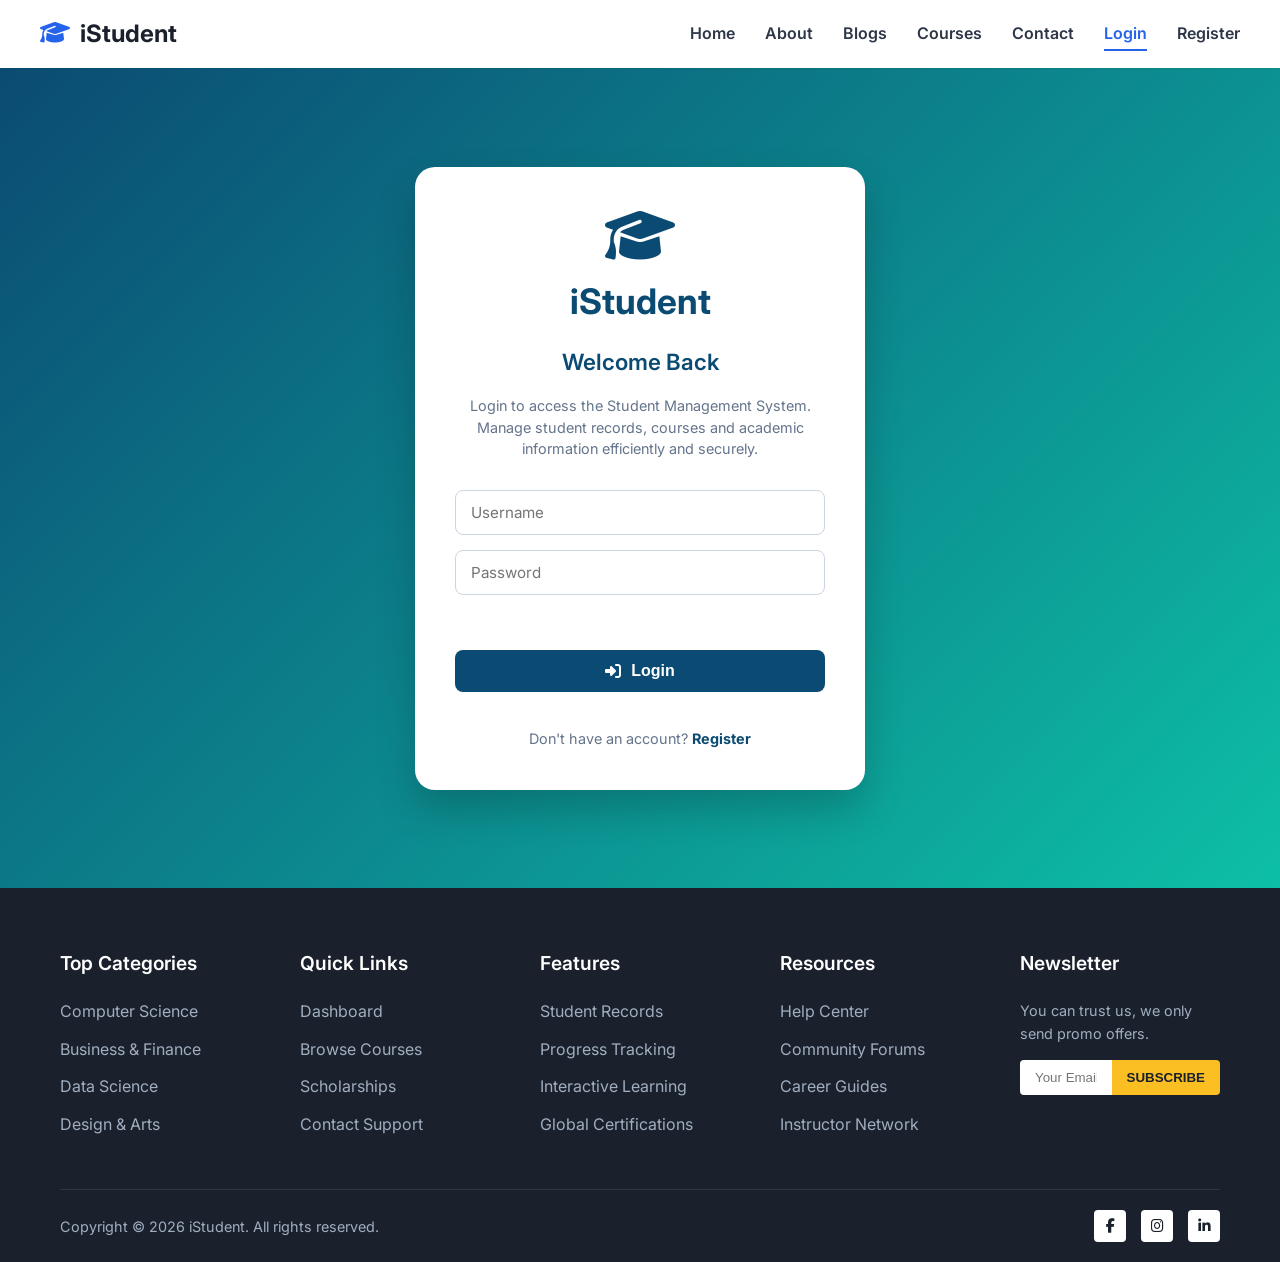
<file: addcourse.html>
<!DOCTYPE html>
<html lang="en">

<head>
    <meta charset="UTF-8">
    <meta name="viewport" content="width=device-width, initial-scale=1.0">
    <link rel="icon" type="image/svg+xml" href="favicon.svg">
    <title>Add Course - iStudent</title>
    <link rel="stylesheet" href="https://cdnjs.cloudflare.com/ajax/libs/font-awesome/6.4.0/css/all.min.css">
    <link rel="stylesheet" href="css/global.css">
    <link rel="stylesheet" href="css/dashboard.css">
    <link rel="stylesheet" href="css/addstudent.css"> <!-- Reusing styling -->
</head>

<body>

    <!-- Global Header -->
    <header>
        <div class="container navbar">
            <a href="index.html" class="logo" style="text-decoration: none; color: inherit;">
                <div class="logo-icon">
                    <i class="fa-solid fa-graduation-cap" style="color: var(--secondary-color); font-size: 24px;"></i>
                </div>
                <span>iStudent</span>
            </a>
            <button class="mobile-menu-btn"><i class="fa-solid fa-bars"></i></button>
            <nav class="nav-links">
                <a href="index.html">Home</a>
                <a href="about.html">About</a>
                <a href="blogs.html">Blogs</a>
                <a href="courses.html">Courses</a>
                <a href="contact.html">Contact</a>
                <div class="auth-links" id="authLinks">
                    <a href="login.html">Login</a>
                    <a href="register.html">Register</a>
                </div>
            </nav>
        </div>
    </header>

    <!-- Dashboard Layout Wrapper -->
    <div class="dashboard-wrapper">

        <!-- Sidebar -->
        <aside class="dashboard-sidebar">
            <div class="sidebar-brand">
                <i class="fa-solid fa-graduation-cap"></i>
                <h2>iStudent</h2>
            </div>
            <ul class="sidebar-nav">
                <li><a href="dashboard.html"><i class="fa-solid fa-house"></i> Dashboard</a></li>
                <li><a href="addstudent.html"><i class="fa-solid fa-user-plus"></i> Add Student</a></li>
                <li><a href="students.html"><i class="fa-solid fa-users"></i> Students</a></li>
                <li><a href="addcourse.html" class="active"><i class="fa-solid fa-book-open"></i> Add Course</a></li>
                <li><a href="courses.html"><i class="fa-solid fa-list"></i> Courses</a></li>
                <li><a href="profile.html"><i class="fa-solid fa-user"></i> Profile</a></li>
                <li class="settings-menu">
                    <a href="#" id="settingsToggle" style="display: flex; align-items: center;"><i
                            class="fa-solid fa-gear"></i> Settings <i class="fa-solid fa-chevron-down"
                            style="margin-left: auto; font-size: 0.8rem;"></i></a>
                    <ul class="submenu" id="settingsSubmenu"
                        style="display: none; padding-left: 20px; list-style: none;">
                        <li>
                            <a href="#" id="darkModeToggleMenu"
                                style="display: flex; justify-content: space-between; align-items: center;">
                                <span><i class="fa-solid fa-moon"></i> Dark Mode</span>
                                <label class="theme-switch" onclick="event.stopPropagation()">
                                    <input type="checkbox" id="darkModeCheckbox">
                                    <span class="slider round"></span>
                                </label>
                            </a>
                        </li>
                    </ul>
                </li>
                <li class="logout-item"><a href="#" id="sidebarLogout"><i class="fa-solid fa-right-from-bracket"></i>
                        Logout</a></li>
            </ul>
        </aside>

        <!-- Main Content -->
        <main class="dashboard-content">
            <!-- Top bar -->
            <div class="dashboard-topbar">
                <h2>Student Management System</h2>
                <div class="welcome-text">
                    Welcome, <a href="profile.html" style="color: var(--secondary-color); text-decoration: none;"><span
                            id="welcomeUserName">User</span></a>
                </div>
            </div>

            <!-- Add Course Form Area -->
            <div class="add-student-card">
                <div class="card-header">
                    <i class="fa-solid fa-book-open"></i> Add Course
                </div>

                <form id="addCourseForm" class="student-form">
                    <div class="form-group">
                        <input type="text" id="courseId" placeholder="Course ID (e.g. ICT726)" required>
                    </div>
                    <div class="form-group">
                        <input type="text" id="courseName" placeholder="Course Name" required>
                    </div>
                    <div class="form-group">
                        <select id="category" required>
                            <option value="" disabled selected>Select Faculty</option>
                            <option value="Information Technology">Information Technology</option>
                            <option value="Business">Business</option>
                            <option value="Engineering">Engineering</option>
                            <option value="Arts">Arts</option>
                        </select>
                    </div>
                    <div class="form-group">
                        <input type="number" id="duration" placeholder="Duration (in Weeks)" required min="1" max="100">
                    </div>

                    <button type="submit" class="btn-save">Save Course</button>
                </form>
            </div>
        </main>
    </div>

    <script src="js/global.js"></script>
    <script src="js/addcourse.js"></script>
</body>

</html>
</file>
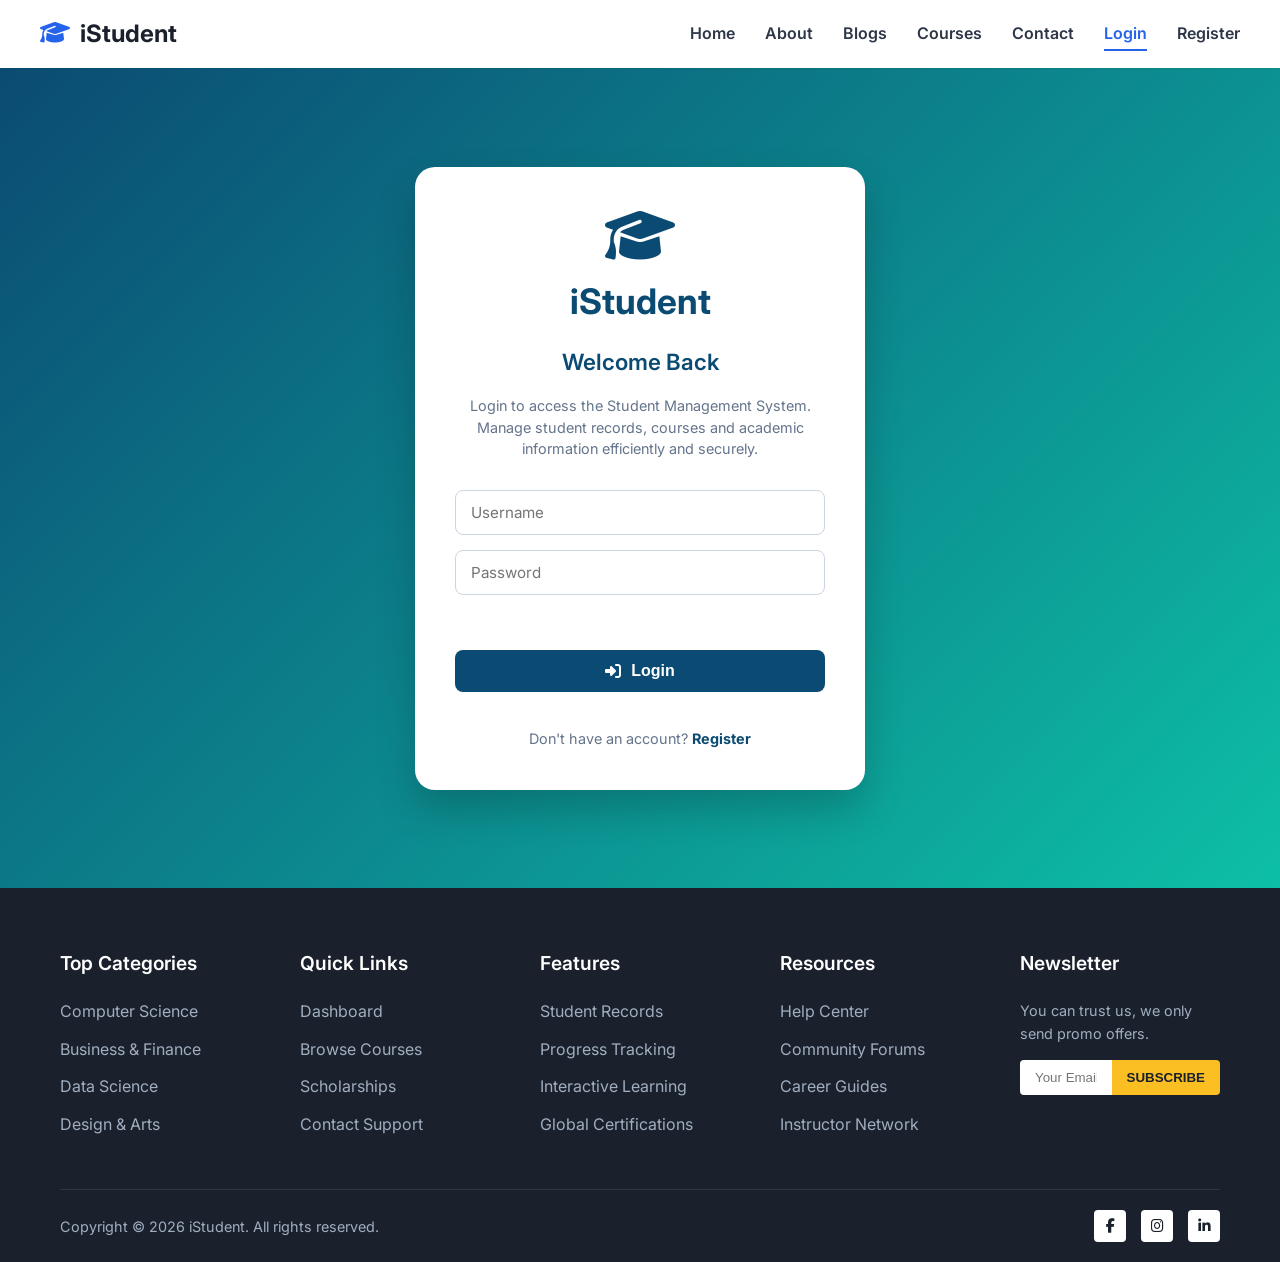
<file: addstudent.html>
<!DOCTYPE html>
<html lang="en">

<head>
    <meta charset="UTF-8">
    <meta name="viewport" content="width=device-width, initial-scale=1.0">
    <link rel="icon" type="image/svg+xml" href="favicon.svg">
    <title>Add Student - iStudent</title>
    <link rel="stylesheet" href="https://cdnjs.cloudflare.com/ajax/libs/font-awesome/6.4.0/css/all.min.css">
    <link rel="stylesheet" href="css/global.css">
    <link rel="stylesheet" href="css/dashboard.css">
    <link rel="stylesheet" href="css/addstudent.css">
</head>

<body>

    <!-- Global Header -->
    <header>
        <div class="container navbar">
            <a href="index.html" class="logo" style="text-decoration: none; color: inherit;">
                <div class="logo-icon">
                    <i class="fa-solid fa-graduation-cap" style="color: var(--secondary-color); font-size: 24px;"></i>
                </div>
                <span>iStudent</span>
            </a>
            <button class="mobile-menu-btn"><i class="fa-solid fa-bars"></i></button>
            <nav class="nav-links">
                <a href="index.html">Home</a>
                <a href="about.html">About</a>
                <a href="blogs.html">Blogs</a>
                <a href="courses.html">Courses</a>
                <a href="contact.html">Contact</a>
                <div class="auth-links" id="authLinks">
                    <a href="login.html">Login</a>
                    <a href="register.html">Register</a>
                </div>
            </nav>
        </div>
    </header>

    <!-- Dashboard Layout Wrapper -->
    <div class="dashboard-wrapper">

        <!-- Sidebar -->
        <aside class="dashboard-sidebar">
            <div class="sidebar-brand">
                <i class="fa-solid fa-graduation-cap"></i>
                <h2>iStudent</h2>
            </div>
            <ul class="sidebar-nav">
                <li><a href="dashboard.html"><i class="fa-solid fa-house"></i> Dashboard</a></li>
                <li><a href="addstudent.html" class="active"><i class="fa-solid fa-user-plus"></i> Add Student</a></li>
                <li><a href="students.html"><i class="fa-solid fa-users"></i> Students</a></li>
                <li><a href="addcourse.html"><i class="fa-solid fa-book-open"></i> Add Course</a></li>
                <li><a href="courses.html"><i class="fa-solid fa-list"></i> Courses</a></li>
                <li><a href="profile.html"><i class="fa-solid fa-user"></i> Profile</a></li>
                <li class="settings-menu">
                    <a href="#" id="settingsToggle" style="display: flex; align-items: center;"><i
                            class="fa-solid fa-gear"></i> Settings <i class="fa-solid fa-chevron-down"
                            style="margin-left: auto; font-size: 0.8rem;"></i></a>
                    <ul class="submenu" id="settingsSubmenu"
                        style="display: none; padding-left: 20px; list-style: none;">
                        <li>
                            <a href="#" id="darkModeToggleMenu"
                                style="display: flex; justify-content: space-between; align-items: center;">
                                <span><i class="fa-solid fa-moon"></i> Dark Mode</span>
                                <label class="theme-switch" onclick="event.stopPropagation()">
                                    <input type="checkbox" id="darkModeCheckbox">
                                    <span class="slider round"></span>
                                </label>
                            </a>
                        </li>
                    </ul>
                </li>
                <li class="logout-item"><a href="#" id="sidebarLogout"><i class="fa-solid fa-right-from-bracket"></i>
                        Logout</a></li>
            </ul>
        </aside>

        <!-- Main Content -->
        <main class="dashboard-content">
            <!-- Top bar -->
            <div class="dashboard-topbar">
                <h2>Student Management System</h2>
                <div class="welcome-text">
                    Welcome, <a href="profile.html" style="color: var(--secondary-color); text-decoration: none;"><span
                            id="welcomeUserName">User</span></a>
                </div>
            </div>

            <!-- Add Student Form Area -->
            <div class="add-student-card">
                <div class="card-header">
                    <i class="fa-solid fa-user-plus"></i> Add Student
                </div>

                <form id="addStudentForm" class="student-form">
                    <div class="form-group">
                        <input type="text" id="studentId" placeholder="Student ID (e.g. 20037868)" required>
                    </div>
                    <div class="form-group">
                        <input type="text" id="firstName" placeholder="First Name" required>
                    </div>
                    <div class="form-group">
                        <input type="text" id="lastName" placeholder="Last Name" required>
                    </div>
                    <div class="form-group">
                        <input type="number" id="age" placeholder="Age" required min="10" max="100">
                    </div>
                    <div class="form-group">
                        <select id="course" required>
                            <option value="" disabled selected>Select Faculty</option>
                            <option value="Information Technology">Information Technology</option>
                            <option value="Business Management">Business Management</option>
                            <option value="Supply Chain Management">Supply Chain Management</option>
                            <option value="Computer Science">Computer Science</option>
                        </select>
                    </div>

                    <button type="submit" class="btn-save">Save Student</button>
                </form>
            </div>
        </main>
    </div>



    <script src="js/global.js"></script>
    <script src="js/addstudent.js"></script>
</body>

</html>
</file>
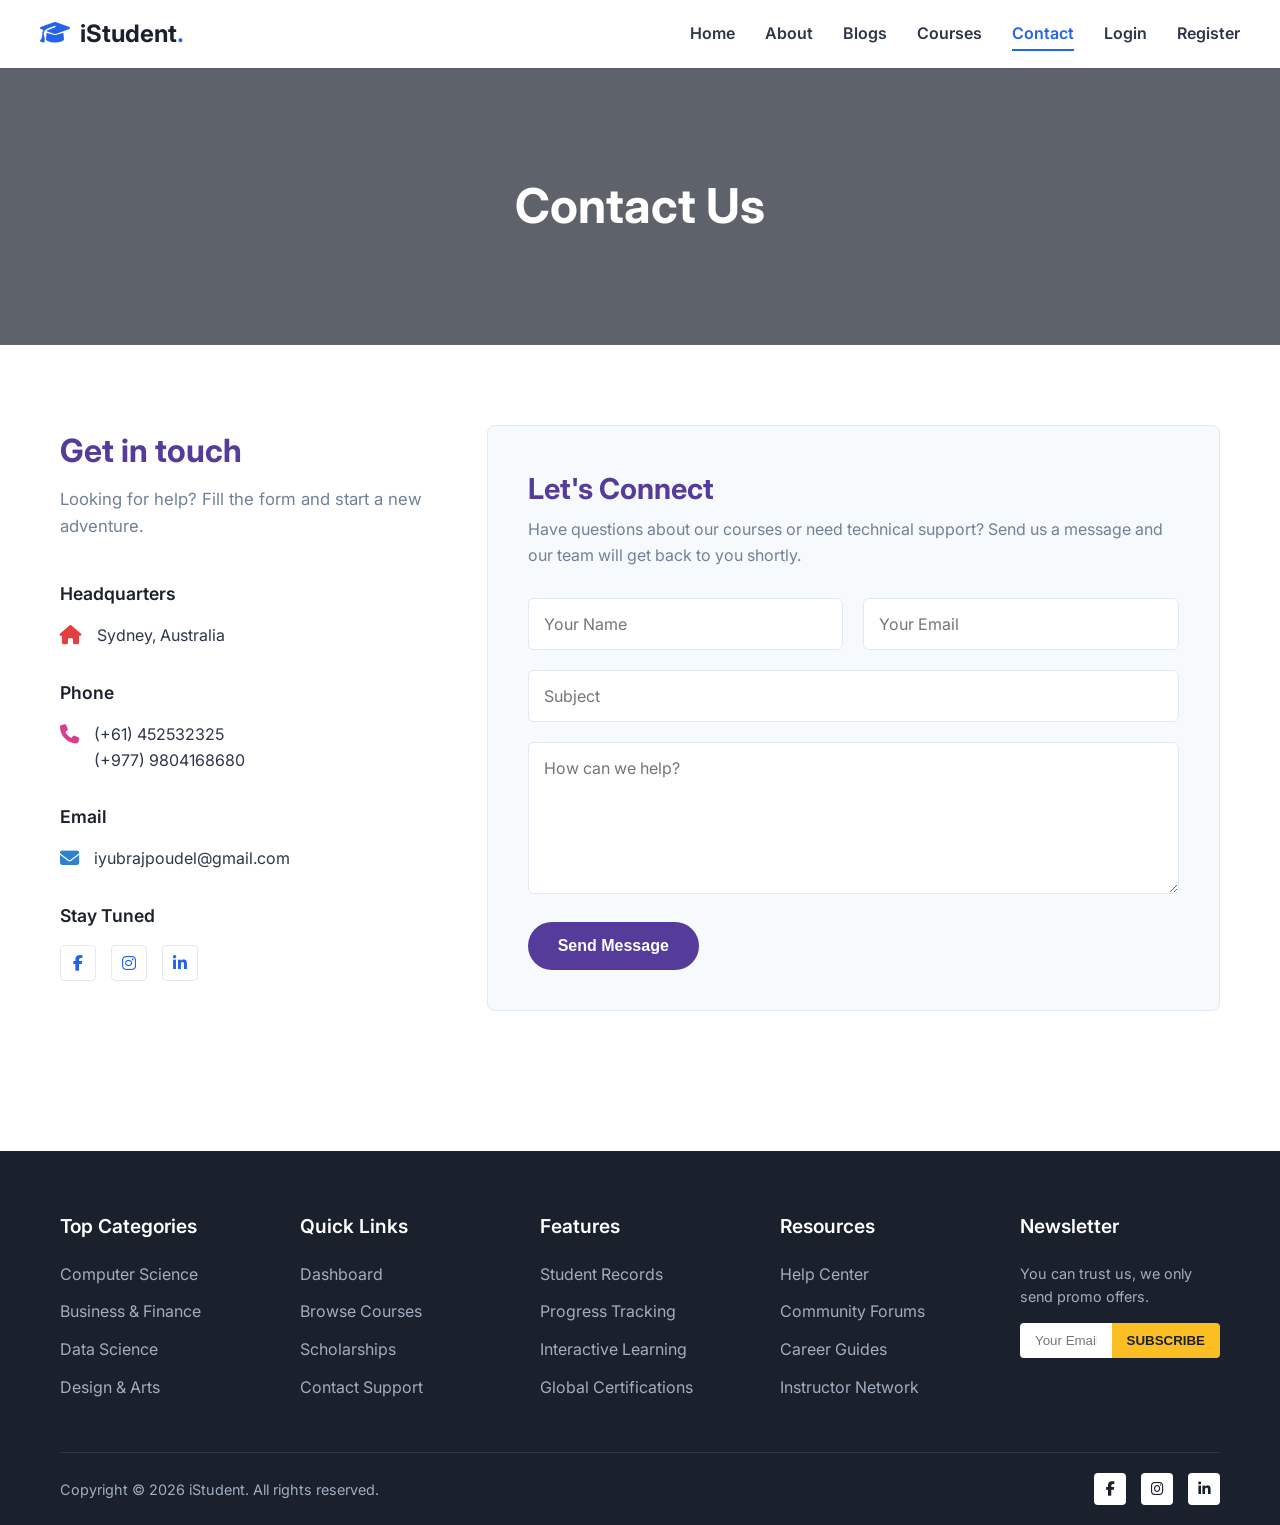
<file: contact.html>
<!DOCTYPE html>
<html lang="en">

<head>
    <meta charset="UTF-8">
    <meta name="viewport" content="width=device-width, initial-scale=1.0">
    <link rel="icon" type="image/svg+xml" href="favicon.svg">
    <title>Contact Us - iStudent</title>
    <link rel="stylesheet" href="https://cdnjs.cloudflare.com/ajax/libs/font-awesome/6.4.0/css/all.min.css">
    <link rel="stylesheet" href="css/global.css">
    <link rel="stylesheet" href="css/contact.css">
</head>

<body>

    <!-- Header -->
    <header>
        <div class="container navbar">
            <div class="logo">
                <div class="logo-icon">
                    <i class="fa-solid fa-graduation-cap" style="color: var(--secondary-color); font-size: 24px;"></i>
                </div>
                <span>iStudent<span class="highlight">.</span></span>
            </div>
            <button class="mobile-menu-btn"><i class="fa-solid fa-bars"></i></button>
            <nav class="nav-links">
                <a href="index.html">Home</a>
                <a href="about.html">About</a>
                <a href="blogs.html">Blogs</a>
                <a href="courses.html">Courses</a>
                <a href="contact.html">Contact</a>
                <div class="auth-links" id="authLinks">
                    <a href="login.html">Login</a>
                    <a href="register.html">Register</a>
                </div>
            </nav>
        </div>
    </header>

    <!-- Page Banner -->
    <div class="page-banner">
        <div class="container">
            <h1>Contact Us</h1>
        </div>
    </div>

    <!-- Contact Section -->
    <section class="contact-section">
        <div class="container contact-grid">

            <!-- Left Side: Contact Info -->
            <div class="contact-info">
                <h2>Get in touch</h2>
                <p class="subtitle">Looking for help? Fill the form and start a new adventure.</p>

                <div class="info-block">
                    <h4>Headquarters</h4>
                    <div class="info-item">
                        <i class="fa-solid fa-house" style="color: #e53e3e;"></i>
                        <span>Sydney, Australia</span>
                    </div>
                </div>

                <div class="info-block">
                    <h4>Phone</h4>
                    <div class="info-item">
                        <i class="fa-solid fa-phone" style="color: #d53f8c;"></i>
                        <span><a href="tel:0452532325">(+61) 452532325</a><br>
                            <a href="tel:+9779804168680">(+977) 9804168680</a></span>
                    </div>
                </div>

                <div class="info-block">
                    <h4>Email</h4>
                    <div class="info-item">
                        <i class="fa-solid fa-envelope" style="color: #3182ce;"></i>
                        <a href="mailto:iyubrajpoudel@gmail.com"><span>iyubrajpoudel@gmail.com</span></a>
                    </div>
                </div>

                <div class="info-block">
                    <h4>Stay Tuned</h4>
                    <div class="contact-socials">
                        <a href="https://www.facebook.com/iamyubrajpoudel" target="_blank"><i
                                class="fa-brands fa-facebook-f"></i></a>
                        <a href="https://www.instagram.com/iamyubrajpoudel/" target="_blank"><i
                                class="fa-brands fa-instagram"></i></a>
                        <a href="https://www.linkedin.com/in/iamyubrajpoudel/" target="_blank"><i
                                class="fa-brands fa-linkedin-in"></i></a>
                    </div>
                </div>
            </div>

            <!-- Right Side: Contact Form -->
            <div class="contact-form-wrapper">
                <h3>Let's Connect</h3>
                <p>Have questions about our courses or need technical support? Send us a message and our team will get
                    back to you shortly.</p>

                <form id="contactForm">
                    <div class="form-row">
                        <input type="text" placeholder="Your Name" required>
                        <input type="email" placeholder="Your Email" required>
                    </div>
                    <input type="text" placeholder="Subject" class="full-width" required>
                    <textarea placeholder="How can we help?" rows="6" required></textarea>
                    <button type="submit" class="btn btn-purple">Send Message</button>
                </form>
            </div>

        </div>
    </section>

    <!-- Footer -->
    <footer>
        <div class="container">
            <div class="footer-grid">
                <div class="footer-col">
                    <h4>Top Categories</h4>
                    <ul>
                        <li><a href="#">Computer Science</a></li>
                        <li><a href="#">Business & Finance</a></li>
                        <li><a href="#">Data Science</a></li>
                        <li><a href="#">Design & Arts</a></li>
                    </ul>
                </div>
                <div class="footer-col">
                    <h4>Quick Links</h4>
                    <ul>
                        <li><a href="dashboard.html">Dashboard</a></li>
                        <li><a href="courses.html">Browse Courses</a></li>
                        <li><a href="#">Scholarships</a></li>
                        <li><a href="contact.html">Contact Support</a></li>
                    </ul>
                </div>
                <div class="footer-col">
                    <h4>Features</h4>
                    <ul>
                        <li><a href="students.html">Student Records</a></li>
                        <li><a href="#">Progress Tracking</a></li>
                        <li><a href="#">Interactive Learning</a></li>
                        <li><a href="#">Global Certifications</a></li>
                    </ul>
                </div>
                <div class="footer-col">
                    <h4>Resources</h4>
                    <ul>
                        <li><a href="#">Help Center</a></li>
                        <li><a href="#">Community Forums</a></li>
                        <li><a href="blogs.html">Career Guides</a></li>
                        <li><a href="#">Instructor Network</a></li>
                    </ul>
                </div>
                <div class="footer-col">
                    <h4>Newsletter</h4>
                    <p style="color: #a0aec0; font-size: 0.9rem;">You can trust us, we only send promo offers.</p>
                    <form class="newsletter-form">
                        <input type="email" placeholder="Your Email">
                        <button type="submit">SUBSCRIBE</button>
                    </form>
                </div>
            </div>
            <div class="footer-bottom">
                <p>Copyright © 2026 iStudent. All rights reserved.</p>
                <div class="social-icons">
                    <a href="https://www.facebook.com/iamyubrajpoudel" target="_blank"><i
                            class="fa-brands fa-facebook-f"></i></a>
                    <a href="https://www.instagram.com/iamyubrajpoudel/" target="_blank"><i
                            class="fa-brands fa-instagram"></i></a>
                    <a href="https://www.linkedin.com/in/iamyubrajpoudel/" target="_blank"><i
                            class="fa-brands fa-linkedin-in"></i></a>
                </div>
            </div>
        </div>
    </footer>

    <script src="js/global.js"></script>
    <script src="js/contact.js"></script>
</body>

</html>
</file>
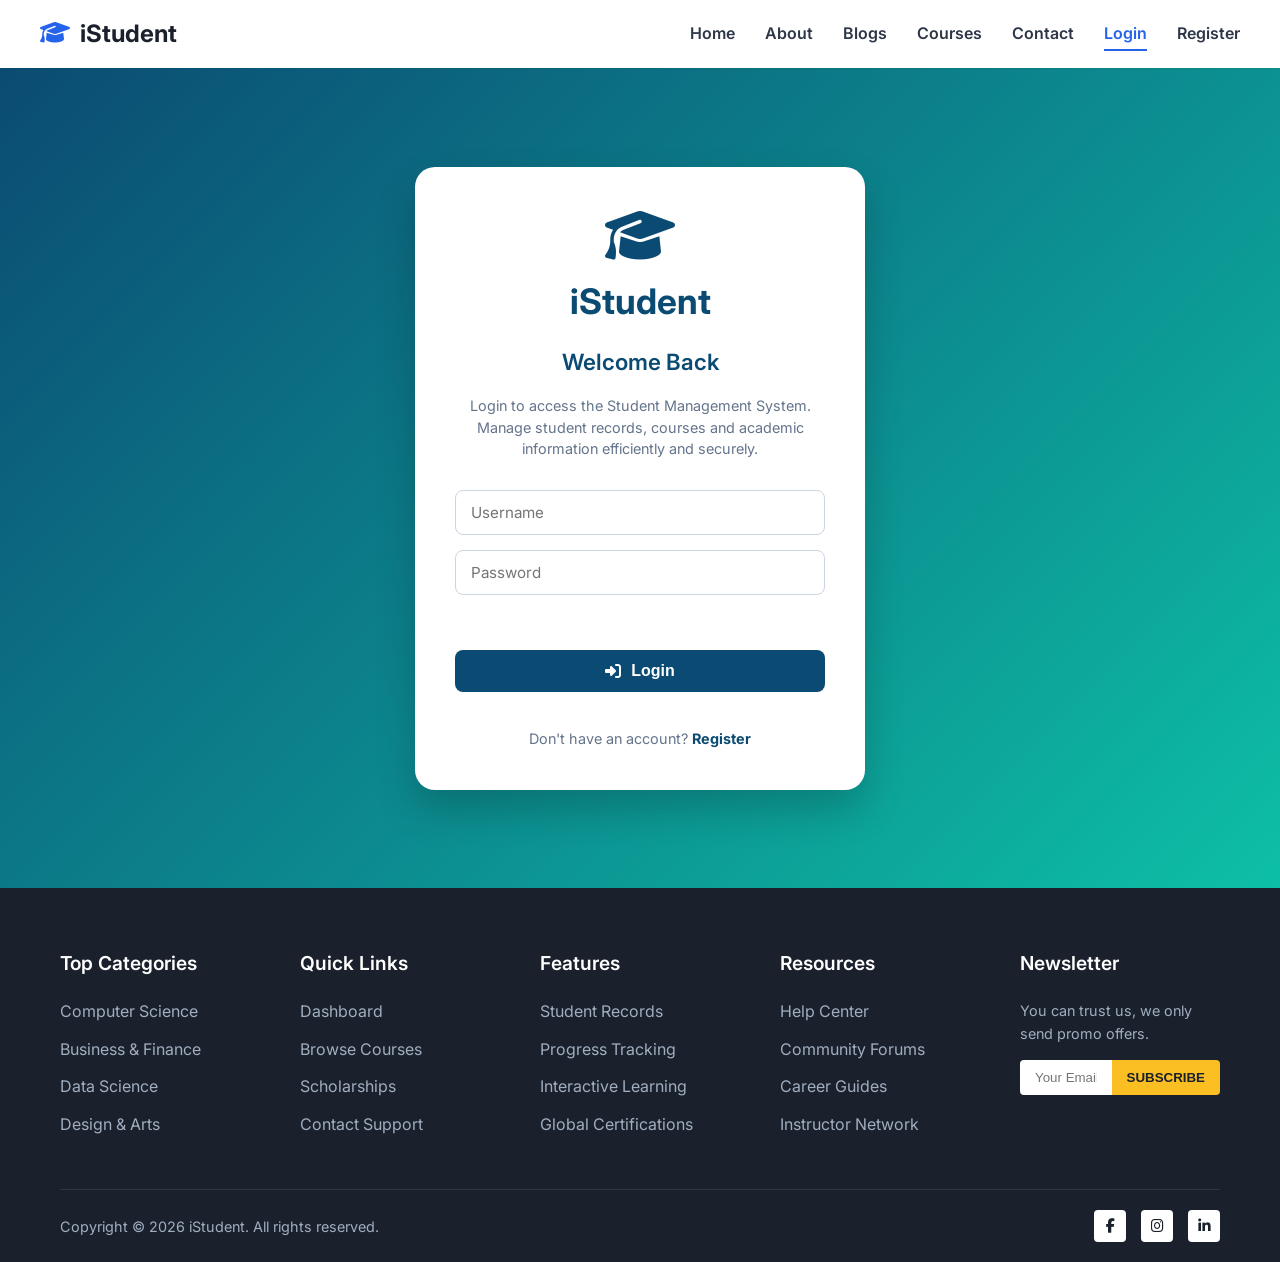
<file: courses.html>
<!DOCTYPE html>
<html lang="en">
<head>
    <meta charset="UTF-8">
    <meta name="viewport" content="width=device-width, initial-scale=1.0">
    <link rel="icon" type="image/svg+xml" href="favicon.svg">
    <title>Courses List - iStudent</title>
    <link rel="stylesheet" href="https://cdnjs.cloudflare.com/ajax/libs/font-awesome/6.4.0/css/all.min.css">
    <link rel="stylesheet" href="css/global.css">
    <link rel="stylesheet" href="css/dashboard.css">
    <link rel="stylesheet" href="css/students.css"> <!-- Reusing students styling -->
</head>
<body>

    <!-- Global Header -->
    <header>
        <div class="container navbar">
            <a href="index.html" class="logo" style="text-decoration: none; color: inherit;">
                <div class="logo-icon">
                    <i class="fa-solid fa-graduation-cap" style="color: var(--secondary-color); font-size: 24px;"></i>
                </div>
                <span>iStudent</span>
            </a>
            <button class="mobile-menu-btn"><i class="fa-solid fa-bars"></i></button>
            <nav class="nav-links">
                <a href="index.html">Home</a>
                <a href="about.html">About</a>
                <a href="blogs.html">Blogs</a>
                <a href="courses.html">Courses</a>
                <a href="contact.html">Contact</a>
                <div class="auth-links" id="authLinks">
                    <a href="login.html">Login</a>
                    <a href="register.html">Register</a>
                </div>
            </nav>
        </div>
    </header>

    <!-- Dashboard Layout Wrapper -->
    <div class="dashboard-wrapper">
        
        <!-- Sidebar -->
        <aside class="dashboard-sidebar">
            <div class="sidebar-brand">
                <i class="fa-solid fa-graduation-cap"></i>
                <h2>iStudent</h2>
            </div>
            <ul class="sidebar-nav">
                <li><a href="dashboard.html"><i class="fa-solid fa-house"></i> Dashboard</a></li>
                <li><a href="addstudent.html"><i class="fa-solid fa-user-plus"></i> Add Student</a></li>
                <li><a href="students.html"><i class="fa-solid fa-users"></i> Students</a></li>
                <li><a href="addcourse.html"><i class="fa-solid fa-book-open"></i> Add Course</a></li>
                <li><a href="courses.html" class="active"><i class="fa-solid fa-list"></i> Courses</a></li>
                <li><a href="profile.html"><i class="fa-solid fa-user"></i> Profile</a></li>
                <li class="settings-menu">
                    <a href="#" id="settingsToggle" style="display: flex; align-items: center;"><i class="fa-solid fa-gear"></i> Settings <i class="fa-solid fa-chevron-down" style="margin-left: auto; font-size: 0.8rem;"></i></a>
                    <ul class="submenu" id="settingsSubmenu" style="display: none; padding-left: 20px; list-style: none;">
                        <li>
                            <a href="#" id="darkModeToggleMenu" style="display: flex; justify-content: space-between; align-items: center;">
                                <span><i class="fa-solid fa-moon"></i> Dark Mode</span>
                                <label class="theme-switch" onclick="event.stopPropagation()">
                                    <input type="checkbox" id="darkModeCheckbox">
                                    <span class="slider round"></span>
                                </label>
                            </a>
                        </li>
                    </ul>
                </li>
                <li class="logout-item"><a href="#" id="sidebarLogout"><i class="fa-solid fa-right-from-bracket"></i> Logout</a></li>
            </ul>
        </aside>

        <!-- Main Content -->
        <main class="dashboard-content">
            <!-- Top bar -->
            <div class="dashboard-topbar">
                <h2>Student Management System</h2>
                <div class="welcome-text">
                    Welcome, <a href="profile.html" style="color: var(--secondary-color); text-decoration: none;"><span id="welcomeUserName">User</span></a>
                </div>
            </div>

            <!-- Courses List Area -->
            <div class="students-card">
                <div class="card-header">
                    Course Records
                </div>
                
                <div class="search-container">
                    <input type="text" id="searchCourse" placeholder="Search Course by name...">
                </div>

                <div class="table-responsive">
                    <table class="students-table">
                        <thead>
                            <tr>
                                <th>ID</th>
                                <th>Name</th>
                                <th>Faculty</th>
                                <th>Duration</th>
                                <th style="text-align: right;">Action</th>
                            </tr>
                        </thead>
                        <tbody id="coursesTableBody">
                            <!-- Populated via JS -->
                        </tbody>
                    </table>
                </div>

                <!-- Edit Course Modal -->
                <div id="editModalOverlay" class="modal-overlay" style="display: none;">
                    <div class="modal-content">
                        <div class="card-header" style="justify-content: space-between;">
                            <span><i class="fa-solid fa-pen"></i> Edit Course</span>
                            <button id="closeModalBtn" style="background: none; border: none; font-size: 1.5rem; cursor: pointer; color: #64748b;">&times;</button>
                        </div>
                        <form id="editCourseForm" class="student-form">
                            <input type="hidden" id="editCourseId">
                            <div class="form-group">
                                <input type="text" id="editCourseName" placeholder="Course Name" required>
                            </div>
                            <div class="form-group">
                                <select id="editCategory" required>
                                    <option value="" disabled>Select Faculty</option>
                                    <option value="Information Technology">Information Technology</option>
                                    <option value="Business">Business</option>
                                    <option value="Engineering">Engineering</option>
                                    <option value="Arts">Arts</option>
                                </select>
                            </div>
                            <div class="form-group">
                                <input type="number" id="editDuration" placeholder="Duration (Weeks)" required min="1" max="100">
                            </div>
                            <button type="submit" class="btn-save">Update Course</button>
                        </form>
                    </div>
                </div>
            </div>
        </main>
    </div>

    <script src="js/global.js"></script>
    <script src="js/courses.js"></script>
</body>
</html>
</file>
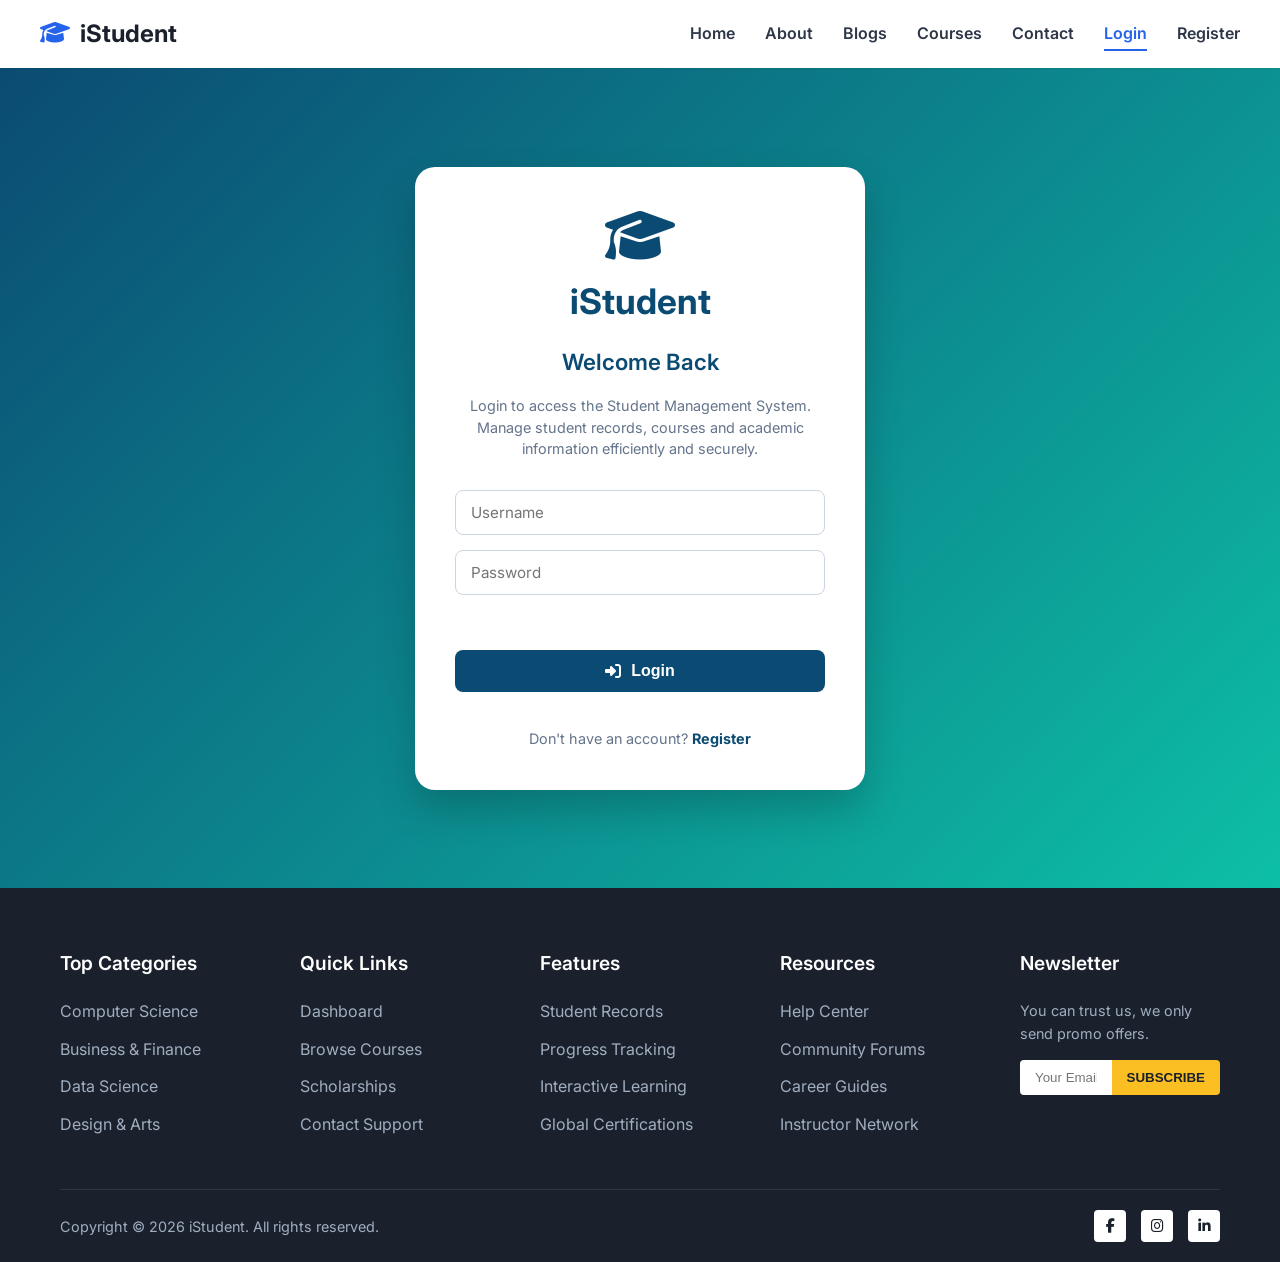
<file: dashboard.html>
<!DOCTYPE html>
<html lang="en">
<head>
    <meta charset="UTF-8">
    <meta name="viewport" content="width=device-width, initial-scale=1.0">
    <link rel="icon" type="image/svg+xml" href="favicon.svg">
    <title>Dashboard - iStudent</title>
    <link rel="stylesheet" href="https://cdnjs.cloudflare.com/ajax/libs/font-awesome/6.4.0/css/all.min.css">
    <link rel="stylesheet" href="css/global.css">
    <link rel="stylesheet" href="css/dashboard.css">
</head>
<body>

    <!-- Global Header -->
    <header>
        <div class="container navbar">
            <a href="index.html" class="logo" style="text-decoration: none; color: inherit;">
                <div class="logo-icon">
                    <i class="fa-solid fa-graduation-cap" style="color: var(--secondary-color); font-size: 24px;"></i>
                </div>
                <span>iStudent</span>
            </a>
            <button class="mobile-menu-btn"><i class="fa-solid fa-bars"></i></button>
            <nav class="nav-links">
                <a href="index.html">Home</a>
                <a href="about.html">About</a>
                <a href="blogs.html">Blogs</a>
                <a href="courses.html">Courses</a>
                <a href="contact.html">Contact</a>
                <div class="auth-links" id="authLinks">
                    <a href="login.html">Login</a>
                    <a href="register.html">Register</a>
                </div>
            </nav>
        </div>
    </header>

    <!-- Dashboard Layout Wrapper -->
    <div class="dashboard-wrapper">
        
        <!-- Sidebar -->
        <aside class="dashboard-sidebar">
            <div class="sidebar-brand">
                <i class="fa-solid fa-graduation-cap"></i>
                <h2>iStudent</h2>
            </div>
            <ul class="sidebar-nav">
                <li><a href="dashboard.html" class="active"><i class="fa-solid fa-house"></i> Dashboard</a></li>
                <li><a href="addstudent.html"><i class="fa-solid fa-user-plus"></i> Add Student</a></li>
                <li><a href="students.html"><i class="fa-solid fa-users"></i> Students</a></li>
                <li><a href="addcourse.html"><i class="fa-solid fa-book-open"></i> Add Course</a></li>
                <li><a href="courses.html"><i class="fa-solid fa-list"></i> Courses</a></li>
                <li><a href="profile.html"><i class="fa-solid fa-user"></i> Profile</a></li>
                <li class="settings-menu">
                    <a href="#" id="settingsToggle" style="display: flex; align-items: center;"><i class="fa-solid fa-gear"></i> Settings <i class="fa-solid fa-chevron-down" style="margin-left: auto; font-size: 0.8rem;"></i></a>
                    <ul class="submenu" id="settingsSubmenu" style="display: none; padding-left: 20px; list-style: none;">
                        <li>
                            <a href="#" id="darkModeToggleMenu" style="display: flex; justify-content: space-between; align-items: center;">
                                <span><i class="fa-solid fa-moon"></i> Dark Mode</span>
                                <label class="theme-switch" onclick="event.stopPropagation()">
                                    <input type="checkbox" id="darkModeCheckbox">
                                    <span class="slider round"></span>
                                </label>
                            </a>
                        </li>
                    </ul>
                </li>
                <li class="logout-item"><a href="#" id="sidebarLogout"><i class="fa-solid fa-right-from-bracket"></i> Logout</a></li>
            </ul>
        </aside>

        <!-- Main Content -->
        <main class="dashboard-content">
            <!-- Top bar -->
            <div class="dashboard-topbar">
                <h2>Student Management System</h2>
                <div class="welcome-text">
                    Welcome, <a href="profile.html" style="color: var(--secondary-color); text-decoration: none;"><span id="welcomeUserName">User</span></a>
                </div>
            </div>

            <!-- Dashboard Stats -->
            <div class="stats-grid">
                <div class="stat-card">
                    <div class="stat-icon" style="color: #0dbfa6;">
                        <i class="fa-solid fa-users"></i>
                    </div>
                    <div class="stat-value" id="totalStudents">0</div>
                    <div class="stat-label">Students</div>
                </div>
                
                <div class="stat-card">
                    <div class="stat-icon" style="color: #0dbfa6;">
                        <i class="fa-solid fa-book"></i>
                    </div>
                    <div class="stat-value" id="totalCourses">0</div>
                    <div class="stat-label">Courses</div>
                </div>
                
                <div class="stat-card">
                    <div class="stat-icon" style="color: #0dbfa6;">
                        <i class="fa-solid fa-building"></i>
                    </div>
                    <div class="stat-value">1</div>
                    <div class="stat-label">Organization</div>
                </div>
            </div>

            <!-- Info Banner -->
            <div class="info-banner">
                <h3>Professional Student Management Platform</h3>
                <p>This system helps organizations manage student information, course registrations and academic records in an efficient, secure and professional way.</p>
            </div>
        </main>
    </div>



    <script src="js/global.js"></script>
    <script src="js/dashboard.js"></script>
</body>
</html>
</file>
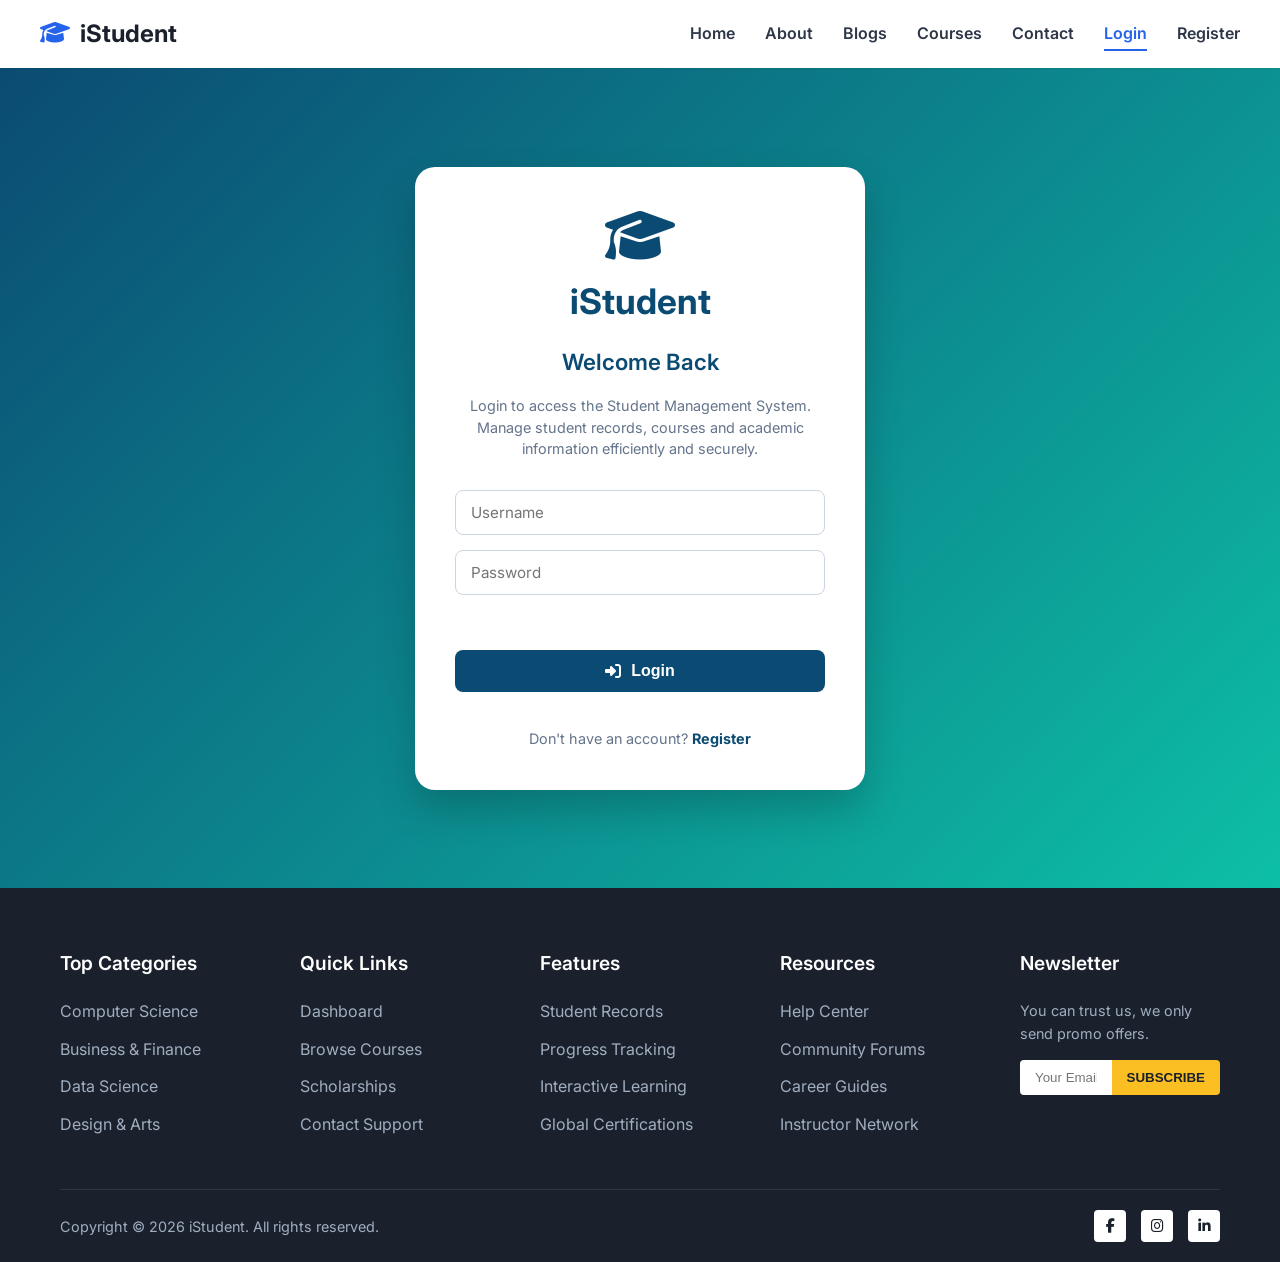
<file: login.html>
<!DOCTYPE html>
<html lang="en">
<head>
    <meta charset="UTF-8">
    <meta name="viewport" content="width=device-width, initial-scale=1.0">
    <link rel="icon" type="image/svg+xml" href="favicon.svg">
    <title>Login - iStudent</title>
    <link rel="stylesheet" href="https://cdnjs.cloudflare.com/ajax/libs/font-awesome/6.4.0/css/all.min.css">
    <link rel="stylesheet" href="css/global.css">
    <link rel="stylesheet" href="css/login.css">
</head>
<body>

    <!-- Header -->
    <header>
        <div class="container navbar">
            <a href="index.html" class="logo" style="text-decoration: none; color: inherit;">
                <div class="logo-icon">
                    <i class="fa-solid fa-graduation-cap" style="color: var(--secondary-color); font-size: 24px;"></i>
                </div>
                <span>iStudent</span>
            </a>
            <button class="mobile-menu-btn"><i class="fa-solid fa-bars"></i></button>
            <nav class="nav-links">
                <a href="index.html">Home</a>
                <a href="about.html">About</a>
                <a href="blogs.html">Blogs</a>
                <a href="courses.html">Courses</a>
                <a href="contact.html">Contact</a>
                <div class="auth-links" id="authLinks">
                    <a href="login.html">Login</a>
                    <a href="register.html">Register</a>
                </div>
            </nav>
        </div>
    </header>

    <!-- Auth Background -->
    <div class="auth-bg">
        <div class="auth-card">
            <div class="auth-header">
                <i class="fa-solid fa-graduation-cap auth-icon"></i>
                <h2>iStudent</h2>
                <h3>Welcome Back</h3>
                <p>Login to access the Student Management System. Manage student records, courses and academic information efficiently and securely.</p>
            </div>
            
            <form id="loginForm" class="auth-form">
                <div class="form-group">
                    <input type="text" id="loginUsername" placeholder="Username" required>
                </div>
                <div class="form-group">
                    <input type="password" id="loginPassword" placeholder="Password" required>
                </div>
                
                <div id="loginError" class="error-msg"></div>
                
                <button type="submit" class="btn-auth">
                    <i class="fa-solid fa-right-to-bracket"></i> Login
                </button>
                
                <div class="auth-footer">
                    Don't have an account? <a href="register.html">Register</a>
                </div>
            </form>
        </div>
    </div>

    <!-- Footer -->
    <footer>
        <div class="container">
            <div class="footer-grid">
                <div class="footer-col">
                    <h4>Top Categories</h4>
                    <ul>
                        <li><a href="#">Computer Science</a></li>
                        <li><a href="#">Business & Finance</a></li>
                        <li><a href="#">Data Science</a></li>
                        <li><a href="#">Design & Arts</a></li>
                    </ul>
                </div>
                <div class="footer-col">
                    <h4>Quick Links</h4>
                    <ul>
                        <li><a href="dashboard.html">Dashboard</a></li>
                        <li><a href="courses.html">Browse Courses</a></li>
                        <li><a href="#">Scholarships</a></li>
                        <li><a href="contact.html">Contact Support</a></li>
                    </ul>
                </div>
                <div class="footer-col">
                    <h4>Features</h4>
                    <ul>
                        <li><a href="students.html">Student Records</a></li>
                        <li><a href="#">Progress Tracking</a></li>
                        <li><a href="#">Interactive Learning</a></li>
                        <li><a href="#">Global Certifications</a></li>
                    </ul>
                </div>
                <div class="footer-col">
                    <h4>Resources</h4>
                    <ul>
                        <li><a href="#">Help Center</a></li>
                        <li><a href="#">Community Forums</a></li>
                        <li><a href="blogs.html">Career Guides</a></li>
                        <li><a href="#">Instructor Network</a></li>
                    </ul>
                </div>
                <div class="footer-col">
                    <h4>Newsletter</h4>
                    <p style="color: #a0aec0; font-size: 0.9rem;">You can trust us, we only send promo offers.</p>
                    <form class="newsletter-form">
                        <input type="email" placeholder="Your Email">
                        <button type="submit">SUBSCRIBE</button>
                    </form>
                </div>
            </div>
            <div class="footer-bottom">
                <p>Copyright © 2026 iStudent. All rights reserved.</p>
                <div class="social-icons">
                    <a href="https://www.facebook.com/iamyubrajpoudel" target="_blank"><i class="fa-brands fa-facebook-f"></i></a>
                    <a href="https://www.instagram.com/iamyubrajpoudel/" target="_blank"><i class="fa-brands fa-instagram"></i></a>
                    <a href="https://www.linkedin.com/in/iamyubrajpoudel/" target="_blank"><i class="fa-brands fa-linkedin-in"></i></a>
                </div>
            </div>
        </div>
    </footer>

    <script src="js/global.js"></script>
    <script src="js/login.js"></script>
</body>
</html>
</file>
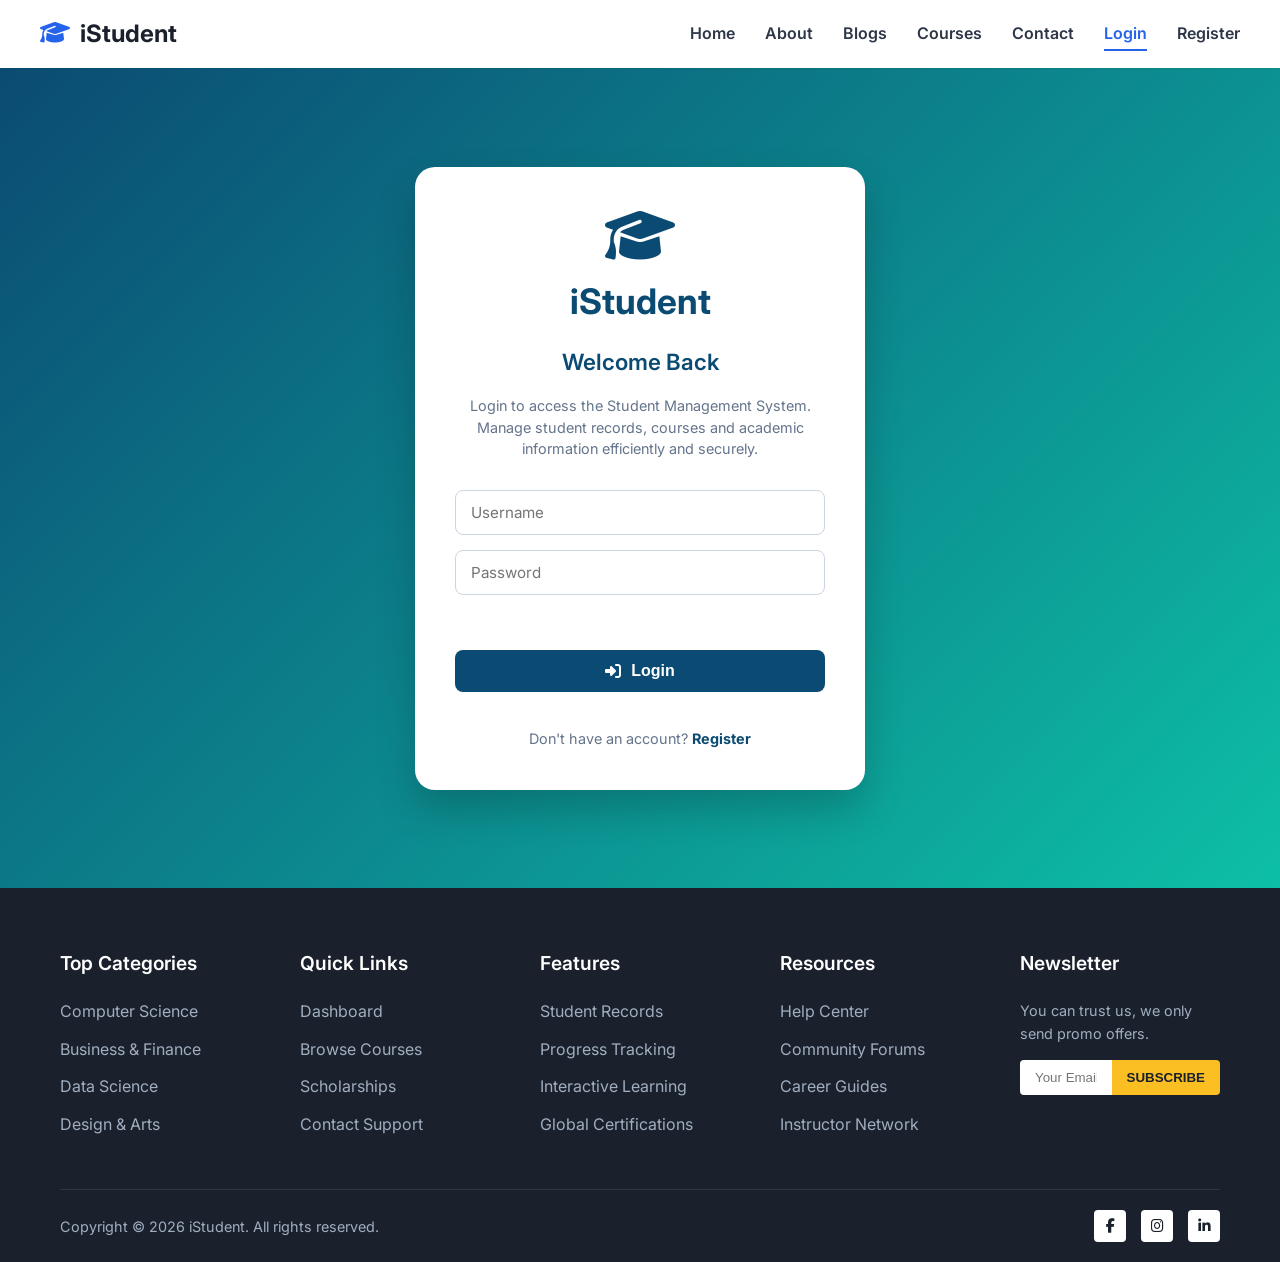
<file: profile.html>
<!DOCTYPE html>
<html lang="en">
<head>
    <meta charset="UTF-8">
    <meta name="viewport" content="width=device-width, initial-scale=1.0">
    <link rel="icon" type="image/svg+xml" href="favicon.svg">
    <title>My Profile - iStudent</title>
    <link rel="stylesheet" href="https://cdnjs.cloudflare.com/ajax/libs/font-awesome/6.4.0/css/all.min.css">
    <link rel="stylesheet" href="css/global.css">
    <link rel="stylesheet" href="css/dashboard.css">
    <link rel="stylesheet" href="css/profile.css">
</head>
<body>

    <!-- Global Header -->
    <header>
        <div class="container navbar">
            <a href="index.html" class="logo" style="text-decoration: none; color: inherit;">
                <div class="logo-icon">
                    <i class="fa-solid fa-graduation-cap" style="color: var(--secondary-color); font-size: 24px;"></i>
                </div>
                <span>iStudent</span>
            </a>
            <button class="mobile-menu-btn"><i class="fa-solid fa-bars"></i></button>
            <nav class="nav-links">
                <a href="index.html">Home</a>
                <a href="about.html">About</a>
                <a href="blogs.html">Blogs</a>
                <a href="courses.html">Courses</a>
                <a href="contact.html">Contact</a>
                <div class="auth-links" id="authLinks">
                    <a href="login.html">Login</a>
                    <a href="register.html">Register</a>
                </div>
            </nav>
        </div>
    </header>

    <!-- Dashboard Layout Wrapper -->
    <div class="dashboard-wrapper">
        
        <!-- Sidebar -->
        <aside class="dashboard-sidebar">
            <div class="sidebar-brand">
                <i class="fa-solid fa-graduation-cap"></i>
                <h2>iStudent</h2>
            </div>
            <ul class="sidebar-nav">
                <li><a href="dashboard.html"><i class="fa-solid fa-house"></i> Dashboard</a></li>
                <li><a href="addstudent.html"><i class="fa-solid fa-user-plus"></i> Add Student</a></li>
                <li><a href="students.html"><i class="fa-solid fa-users"></i> Students</a></li>
                <li><a href="addcourse.html"><i class="fa-solid fa-book-open"></i> Add Course</a></li>
                <li><a href="courses.html"><i class="fa-solid fa-list"></i> Courses</a></li>
                <li><a href="profile.html" class="active"><i class="fa-solid fa-user"></i> Profile</a></li>
                <li class="settings-menu">
                    <a href="#" id="settingsToggle"><i class="fa-solid fa-gear"></i> Settings <i class="fa-solid fa-chevron-down" style="margin-left: auto; font-size: 0.8rem;"></i></a>
                    <ul class="submenu" id="settingsSubmenu">
                        <li>
                            <a href="#" id="darkModeToggleMenu" style="display: flex; justify-content: space-between; align-items: center;">
                                <span><i class="fa-solid fa-moon"></i> Dark Mode</span>
                                <label class="theme-switch">
                                    <input type="checkbox" id="darkModeCheckbox">
                                    <span class="slider round"></span>
                                </label>
                            </a>
                        </li>
                    </ul>
                </li>
                <li class="logout-item"><a href="#" id="sidebarLogout"><i class="fa-solid fa-right-from-bracket"></i> Logout</a></li>
            </ul>
        </aside>

        <!-- Main Content -->
        <main class="dashboard-content">
            <!-- Top bar -->
            <div class="dashboard-topbar">
                <h2>Student Management System</h2>
                <div class="welcome-text">
                    Welcome, <a href="profile.html" style="color: var(--secondary-color); text-decoration: none;"><span id="welcomeUserName">User</span></a>
                </div>
            </div>

            <!-- Profile Content -->
            <div class="profile-grid">
                <!-- Profile Display Card -->
                <div class="profile-card">
                    <div class="card-header">
                        <i class="fa-solid fa-user"></i> My Profile
                    </div>
                    <div class="profile-info-display">
                        <div class="profile-avatar">
                            <i class="fa-solid fa-user-circle"></i>
                        </div>
                        <h3 id="displayFullName">Loading...</h3>
                        <div class="profile-detail">
                            <i class="fa-solid fa-envelope"></i> <span id="displayEmail">Loading...</span>
                        </div>
                        <div class="profile-detail">
                            <i class="fa-solid fa-user-tag"></i> <span id="displayUsername">Loading...</span>
                        </div>
                    </div>
                </div>

                <!-- Profile Update Card -->
                <div class="profile-card">
                    <div class="card-header">
                        <i class="fa-solid fa-pen-to-square"></i> Update Details
                    </div>
                    <form id="updateProfileForm" class="profile-form">
                        <div class="form-group">
                            <label>Full Name</label>
                            <input type="text" id="updateName" required>
                        </div>
                        <div class="form-group">
                            <label>Email</label>
                            <input type="email" id="updateEmail" required>
                        </div>
                        <div class="form-group">
                            <label>Username</label>
                            <input type="text" id="updateUsername" required>
                        </div>
                        <div id="profileMsg" class="form-msg"></div>
                        <button type="submit" class="btn-save">Save Changes</button>
                    </form>
                </div>
                
                <!-- Password Update Card -->
                <div class="profile-card">
                    <div class="card-header">
                        <i class="fa-solid fa-lock"></i> Change Password
                    </div>
                    <form id="changePasswordForm" class="profile-form">
                        <div class="form-group">
                            <label>Old Password</label>
                            <input type="password" id="oldPassword" required>
                        </div>
                        <div class="form-group">
                            <label>New Password</label>
                            <input type="password" id="newPassword" required>
                        </div>
                        <div class="form-group">
                            <label>Confirm New Password</label>
                            <input type="password" id="confirmNewPassword" required>
                        </div>
                        <div id="passwordMsg" class="form-msg"></div>
                        <button type="submit" class="btn-save">Update Password</button>
                    </form>
                </div>
            </div>
        </main>
    </div>



    <script src="js/global.js"></script>
    <script src="js/profile.js"></script>
</body>
</html>
</file>
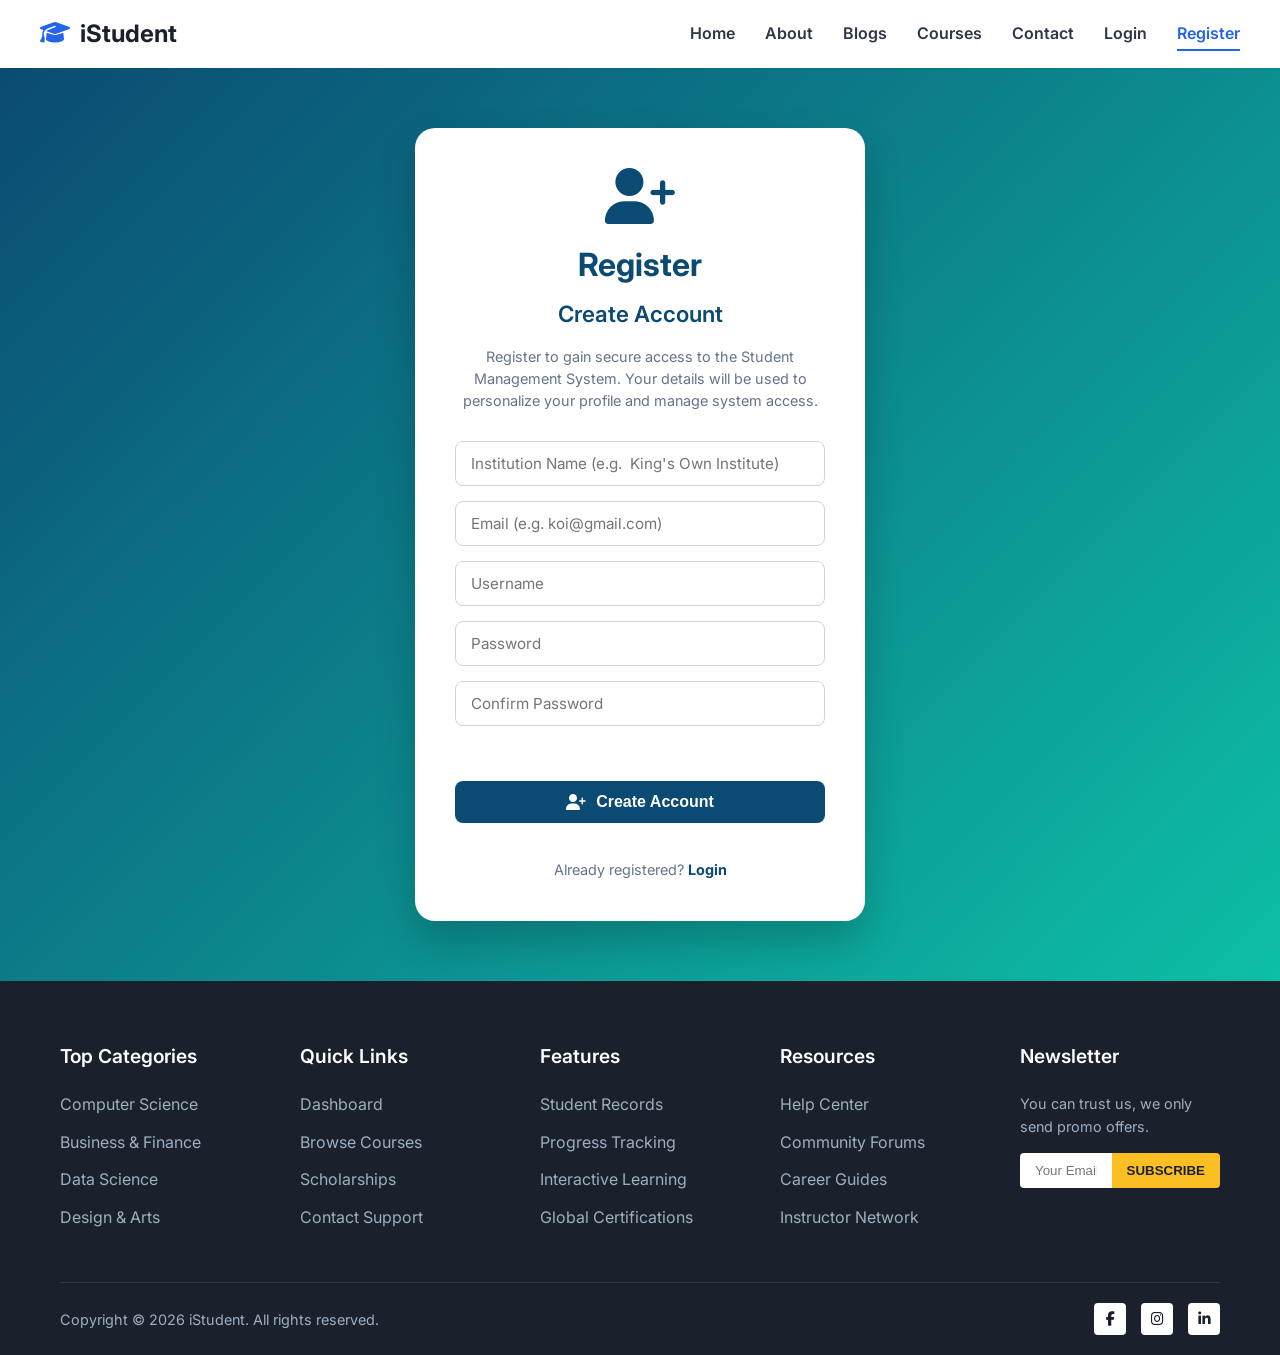
<file: register.html>
<!DOCTYPE html>
<html lang="en">

<head>
    <meta charset="UTF-8">
    <meta name="viewport" content="width=device-width, initial-scale=1.0">
    <link rel="icon" type="image/svg+xml" href="favicon.svg">
    <title>Register - iStudent</title>
    <link rel="stylesheet" href="https://cdnjs.cloudflare.com/ajax/libs/font-awesome/6.4.0/css/all.min.css">
    <link rel="stylesheet" href="css/global.css">
    <link rel="stylesheet" href="css/register.css">
</head>

<body>

    <!-- Header -->
    <header>
        <div class="container navbar">
            <a href="index.html" class="logo" style="text-decoration: none; color: inherit;">
                <div class="logo-icon">
                    <i class="fa-solid fa-graduation-cap" style="color: var(--secondary-color); font-size: 24px;"></i>
                </div>
                <span>iStudent</span>
            </a>
            <button class="mobile-menu-btn"><i class="fa-solid fa-bars"></i></button>
            <nav class="nav-links">
                <a href="index.html">Home</a>
                <a href="about.html">About</a>
                <a href="blogs.html">Blogs</a>
                <a href="courses.html">Courses</a>
                <a href="contact.html">Contact</a>
                <div class="auth-links" id="authLinks">
                    <a href="login.html">Login</a>
                    <a href="register.html">Register</a>
                </div>
            </nav>
        </div>
    </header>

    <!-- Auth Background -->
    <div class="auth-bg">
        <div class="auth-card">
            <div class="auth-header">
                <i class="fa-solid fa-user-plus auth-icon"></i>
                <h2>Register</h2>
                <h3>Create Account</h3>
                <p>Register to gain secure access to the Student Management System. Your details will be used to
                    personalize your profile and manage system access.</p>
            </div>

            <form id="registerForm" class="auth-form">
                <div class="form-group">
                    <input type="text" id="regName" placeholder="Institution Name (e.g.  King's Own Institute)"
                        required>
                </div>
                <div class="form-group">
                    <input type="email" id="regEmail" placeholder="Email (e.g. koi@gmail.com)" required>
                </div>
                <div class="form-group">
                    <input type="text" id="regUsername" placeholder="Username" required>
                </div>
                <div class="form-group">
                    <input type="password" id="regPassword" placeholder="Password" required>
                </div>
                <div class="form-group">
                    <input type="password" id="regConfirmPassword" placeholder="Confirm Password" required>
                </div>

                <div id="regError" class="error-msg"></div>

                <button type="submit" class="btn-auth">
                    <i class="fa-solid fa-user-plus"></i> Create Account
                </button>

                <div class="auth-footer">
                    Already registered? <a href="login.html">Login</a>
                </div>
            </form>
        </div>
    </div>

    <!-- Footer -->
    <footer>
        <div class="container">
            <div class="footer-grid">
                <div class="footer-col">
                    <h4>Top Categories</h4>
                    <ul>
                        <li><a href="#">Computer Science</a></li>
                        <li><a href="#">Business & Finance</a></li>
                        <li><a href="#">Data Science</a></li>
                        <li><a href="#">Design & Arts</a></li>
                    </ul>
                </div>
                <div class="footer-col">
                    <h4>Quick Links</h4>
                    <ul>
                        <li><a href="dashboard.html">Dashboard</a></li>
                        <li><a href="courses.html">Browse Courses</a></li>
                        <li><a href="#">Scholarships</a></li>
                        <li><a href="contact.html">Contact Support</a></li>
                    </ul>
                </div>
                <div class="footer-col">
                    <h4>Features</h4>
                    <ul>
                        <li><a href="students.html">Student Records</a></li>
                        <li><a href="#">Progress Tracking</a></li>
                        <li><a href="#">Interactive Learning</a></li>
                        <li><a href="#">Global Certifications</a></li>
                    </ul>
                </div>
                <div class="footer-col">
                    <h4>Resources</h4>
                    <ul>
                        <li><a href="#">Help Center</a></li>
                        <li><a href="#">Community Forums</a></li>
                        <li><a href="blogs.html">Career Guides</a></li>
                        <li><a href="#">Instructor Network</a></li>
                    </ul>
                </div>
                <div class="footer-col">
                    <h4>Newsletter</h4>
                    <p style="color: #a0aec0; font-size: 0.9rem;">You can trust us, we only send promo offers.</p>
                    <form class="newsletter-form">
                        <input type="email" placeholder="Your Email">
                        <button type="submit">SUBSCRIBE</button>
                    </form>
                </div>
            </div>
            <div class="footer-bottom">
                <p>Copyright © 2026 iStudent. All rights reserved.</p>
                <div class="social-icons">
                    <a href="https://www.facebook.com/iamyubrajpoudel" target="_blank"><i
                            class="fa-brands fa-facebook-f"></i></a>
                    <a href="https://www.instagram.com/iamyubrajpoudel/" target="_blank"><i
                            class="fa-brands fa-instagram"></i></a>
                    <a href="https://www.linkedin.com/in/iamyubrajpoudel/" target="_blank"><i
                            class="fa-brands fa-linkedin-in"></i></a>
                </div>
            </div>
        </div>
    </footer>

    <script src="js/global.js"></script>
    <script src="js/register.js"></script>
</body>

</html>
</file>
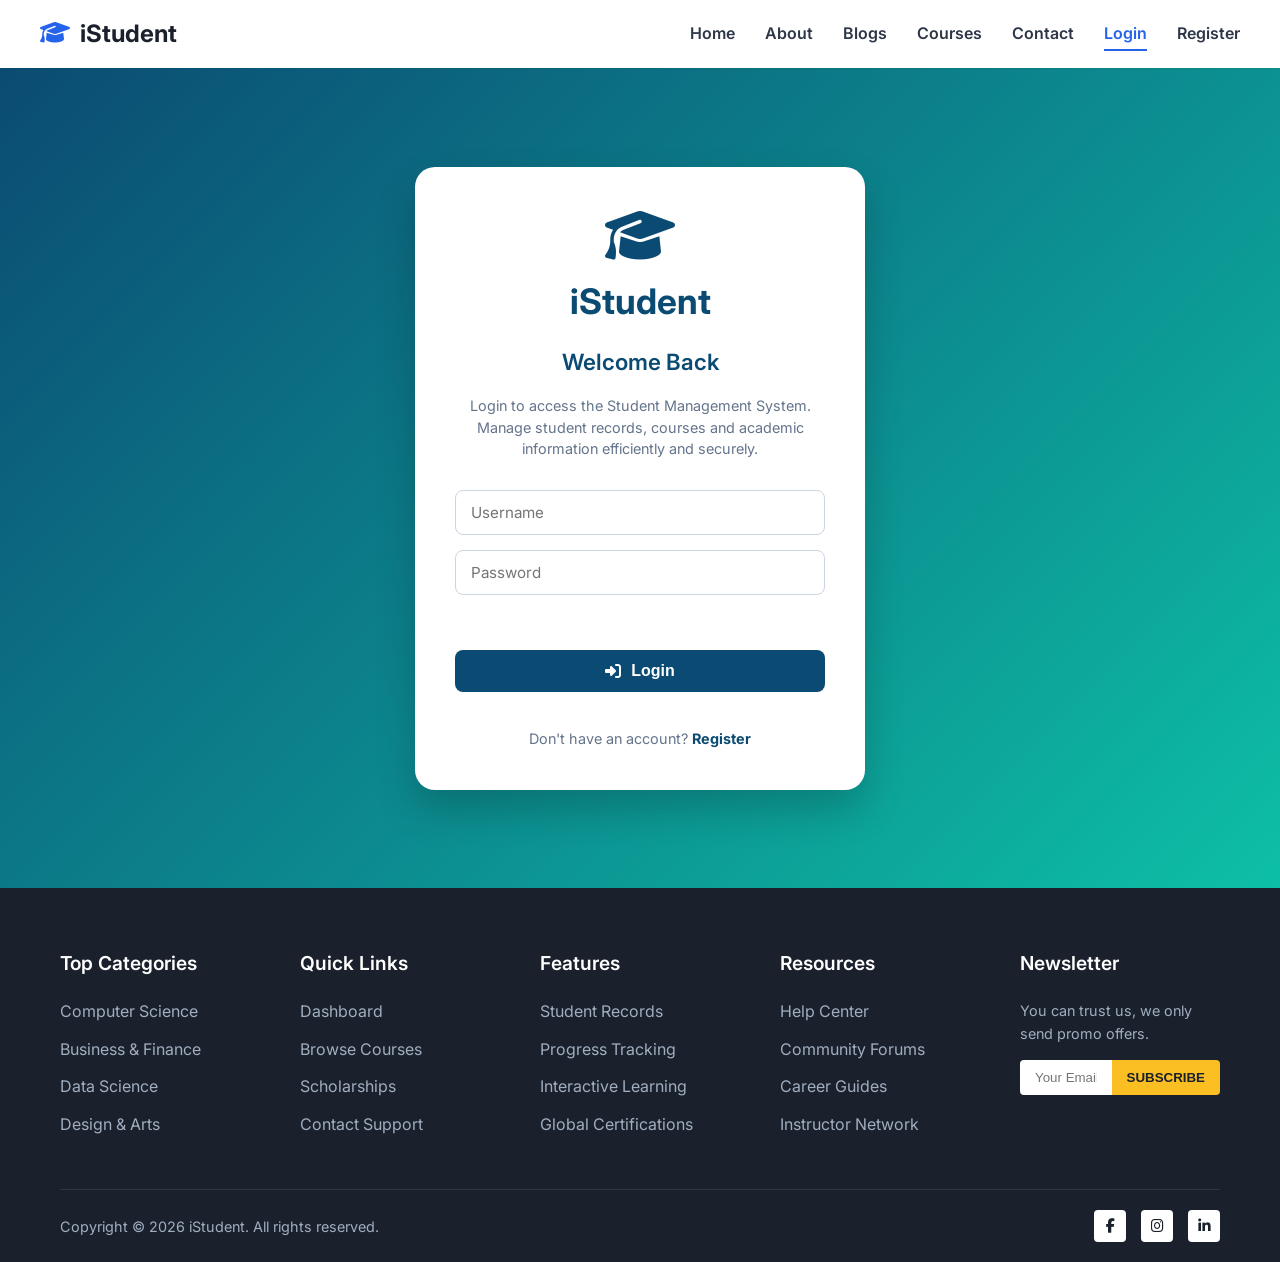
<file: students.html>
<!DOCTYPE html>
<html lang="en">
<head>
    <meta charset="UTF-8">
    <meta name="viewport" content="width=device-width, initial-scale=1.0">
    <link rel="icon" type="image/svg+xml" href="favicon.svg">
    <title>Students List - iStudent</title>
    <link rel="stylesheet" href="https://cdnjs.cloudflare.com/ajax/libs/font-awesome/6.4.0/css/all.min.css">
    <link rel="stylesheet" href="css/global.css">
    <link rel="stylesheet" href="css/dashboard.css">
    <link rel="stylesheet" href="css/students.css">
</head>
<body>

    <!-- Global Header -->
    <header>
        <div class="container navbar">
            <a href="index.html" class="logo" style="text-decoration: none; color: inherit;">
                <div class="logo-icon">
                    <i class="fa-solid fa-graduation-cap" style="color: var(--secondary-color); font-size: 24px;"></i>
                </div>
                <span>iStudent</span>
            </a>
            <button class="mobile-menu-btn"><i class="fa-solid fa-bars"></i></button>
            <nav class="nav-links">
                <a href="index.html">Home</a>
                <a href="about.html">About</a>
                <a href="blogs.html">Blogs</a>
                <a href="courses.html">Courses</a>
                <a href="contact.html">Contact</a>
                <div class="auth-links" id="authLinks">
                    <a href="login.html">Login</a>
                    <a href="register.html">Register</a>
                </div>
            </nav>
        </div>
    </header>

    <!-- Dashboard Layout Wrapper -->
    <div class="dashboard-wrapper">
        
        <!-- Sidebar -->
        <aside class="dashboard-sidebar">
            <div class="sidebar-brand">
                <i class="fa-solid fa-graduation-cap"></i>
                <h2>iStudent</h2>
            </div>
            <ul class="sidebar-nav">
                <li><a href="dashboard.html"><i class="fa-solid fa-house"></i> Dashboard</a></li>
                <li><a href="addstudent.html"><i class="fa-solid fa-user-plus"></i> Add Student</a></li>
                <li><a href="students.html" class="active"><i class="fa-solid fa-users"></i> Students</a></li>
                <li><a href="addcourse.html"><i class="fa-solid fa-book-open"></i> Add Course</a></li>
                <li><a href="courses.html"><i class="fa-solid fa-list"></i> Courses</a></li>
                <li><a href="profile.html"><i class="fa-solid fa-user"></i> Profile</a></li>
                <li class="settings-menu">
                    <a href="#" id="settingsToggle" style="display: flex; align-items: center;"><i class="fa-solid fa-gear"></i> Settings <i class="fa-solid fa-chevron-down" style="margin-left: auto; font-size: 0.8rem;"></i></a>
                    <ul class="submenu" id="settingsSubmenu" style="display: none; padding-left: 20px; list-style: none;">
                        <li>
                            <a href="#" id="darkModeToggleMenu" style="display: flex; justify-content: space-between; align-items: center;">
                                <span><i class="fa-solid fa-moon"></i> Dark Mode</span>
                                <label class="theme-switch" onclick="event.stopPropagation()">
                                    <input type="checkbox" id="darkModeCheckbox">
                                    <span class="slider round"></span>
                                </label>
                            </a>
                        </li>
                    </ul>
                </li>
                <li class="logout-item"><a href="#" id="sidebarLogout"><i class="fa-solid fa-right-from-bracket"></i> Logout</a></li>
            </ul>
        </aside>

        <!-- Main Content -->
        <main class="dashboard-content">
            <!-- Top bar -->
            <div class="dashboard-topbar">
                <h2>Student Management System</h2>
                <div class="welcome-text">
                    Welcome, <a href="profile.html" style="color: var(--secondary-color); text-decoration: none;"><span id="welcomeUserName">User</span></a>
                </div>
            </div>

            <!-- Students List Area -->
            <div class="students-card">
                <div class="card-header">
                    Student Records
                </div>
                
                <div class="search-container">
                    <input type="text" id="searchStudent" placeholder="Search Student by name...">
                </div>

                <div class="table-responsive">
                    <table class="students-table">
                        <thead>
                            <tr>
                                <th>ID</th>
                                <th>Name</th>
                                <th>Age</th>
                                <th>Faculty</th>
                                <th style="text-align: right;">Action</th>
                            </tr>
                        </thead>
                        <tbody id="studentsTableBody">
                            <!-- Populated via JS -->
                        </tbody>
                    </table>
                </div>

                <!-- Edit Student Modal -->
                <div id="editModalOverlay" class="modal-overlay" style="display: none;">
                    <div class="modal-content">
                        <div class="card-header" style="justify-content: space-between;">
                            <span><i class="fa-solid fa-pen"></i> Edit Student</span>
                            <button id="closeModalBtn" style="background: none; border: none; font-size: 1.5rem; cursor: pointer; color: #64748b;">&times;</button>
                        </div>
                        <form id="editStudentForm" class="student-form">
                            <input type="hidden" id="editStudentId">
                            <div class="form-group">
                                <input type="text" id="editFirstName" placeholder="First Name" required>
                            </div>
                            <div class="form-group">
                                <input type="text" id="editLastName" placeholder="Last Name" required>
                            </div>
                            <div class="form-group">
                                <input type="number" id="editAge" placeholder="Age" required min="10" max="100">
                            </div>
                            <div class="form-group">
                                <select id="editCourse" required>
                                    <option value="" disabled>Select Faculty</option>
                                    <option value="Information Technology">Information Technology</option>
                                    <option value="Business Management">Business Management</option>
                                    <option value="Supply Chain Management">Supply Chain Management</option>
                                    <option value="Computer Science">Computer Science</option>
                                </select>
                            </div>
                            <button type="submit" class="btn-save">Update Student</button>
                        </form>
                    </div>
                </div>
            </div>
        </main>
    </div>



    <script src="js/global.js"></script>
    <script src="js/students.js"></script>
</body>
</html>
</file>
<file: css/global.css>
@import url('https://fonts.googleapis.com/css2?family=Inter:wght@300;400;500;600;700&display=swap');

:root {
  --primary-color: #fbbf24;
  --primary-hover: #f59e0b;
  --secondary-color: #2563eb;
  --secondary-hover: #1d4ed8;
  --dark-bg: #1a202c;
  --text-dark: #2d3748;
  --text-light: #718096;
  --bg-light: #f7fafc;
  --white: #ffffff;
  --border-color: #e2e8f0;
  
  --shadow-sm: 0 1px 2px 0 rgba(0, 0, 0, 0.05);
  --shadow-md: 0 4px 6px -1px rgba(0, 0, 0, 0.1), 0 2px 4px -1px rgba(0, 0, 0, 0.06);
  --shadow-lg: 0 10px 15px -3px rgba(0, 0, 0, 0.1), 0 4px 6px -2px rgba(0, 0, 0, 0.05);
  
  --transition: all 0.3s ease;
}

* {
  margin: 0;
  padding: 0;
  box-sizing: border-box;
}

body {
  font-family: 'Inter', sans-serif;
  color: var(--text-dark);
  background-color: var(--white);
  line-height: 1.6;
  overflow-x: hidden;
}

a {
  text-decoration: none;
  color: inherit;
  transition: var(--transition);
}

ul {
  list-style: none;
}

img {
  max-width: 100%;
  height: auto;
  display: block;
}

.container {
  width: 100%;
  max-width: 1200px;
  margin: 0 auto;
  padding: 0 20px;
}

/* Button Styles */
.btn {
  display: inline-block;
  padding: 12px 24px;
  border-radius: 6px;
  font-weight: 600;
  cursor: pointer;
  transition: var(--transition);
  text-align: center;
  border: none;
  font-size: 1rem;
}

.btn-primary {
  background-color: var(--secondary-color);
  color: var(--white);
}

.btn-primary:hover {
  background-color: var(--secondary-hover);
  transform: translateY(-2px);
  box-shadow: var(--shadow-md);
}

.btn-accent {
  background-color: var(--primary-color);
  color: var(--dark-bg);
}

.btn-accent:hover {
  background-color: var(--primary-hover);
  transform: translateY(-2px);
  box-shadow: var(--shadow-md);
}

/* --- Header / Navbar --- */
header {
  background-color: var(--white);
  box-shadow: var(--shadow-sm);
  position: sticky;
  top: 0;
  z-index: 1000;
}

.navbar {
  display: flex;
  justify-content: space-between;
  align-items: center;
  padding: 15px 0;
}

.logo {
  display: flex;
  align-items: center;
  gap: 10px;
}

.logo img {
  height: 40px;
}

.logo span {
  font-size: 1.5rem;
  font-weight: 700;
  color: var(--dark-bg);
}

.logo span .highlight {
  color: var(--secondary-color);
}

.nav-links {
  display: flex;
  gap: 30px;
}

.nav-links a {
  font-weight: 600;
  color: var(--text-dark);
  font-size: 1rem;
  position: relative;
}

.auth-links {
  display: flex;
  gap: 30px;
  align-items: center;
}

.nav-links a::after {
  content: '';
  position: absolute;
  width: 0;
  height: 2px;
  bottom: -4px;
  left: 0;
  background-color: var(--secondary-color);
  transition: var(--transition);
}

.nav-links a:hover {
  color: var(--secondary-color);
}

.nav-links a:hover::after,
.nav-links a.active::after {
  width: 100%;
}

.nav-links a.active {
  color: var(--secondary-color);
}

.mobile-menu-btn {
  display: none;
  background: none;
  border: none;
  font-size: 1.5rem;
  cursor: pointer;
  color: var(--text-dark);
}

/* --- Footer --- */
footer {
  background-color: var(--dark-bg);
  color: var(--white);
  padding: 60px 0 20px;
  margin-top: 60px;
}

.footer-grid {
  display: grid;
  grid-template-columns: repeat(auto-fit, minmax(200px, 1fr));
  gap: 40px;
  margin-bottom: 40px;
}

.footer-col h4 {
  font-size: 1.2rem;
  margin-bottom: 20px;
  font-weight: 600;
}

.footer-col ul li {
  margin-bottom: 12px;
}

.footer-col ul li a {
  color: #a0aec0;
}

.footer-col ul li a:hover {
  color: var(--white);
  padding-left: 5px;
}

.newsletter-form {
  display: flex;
  margin-top: 15px;
}

.newsletter-form input {
  padding: 10px 15px;
  border: none;
  border-radius: 4px 0 0 4px;
  outline: none;
  width: 100%;
}

.newsletter-form button {
  padding: 10px 15px;
  background-color: var(--primary-color);
  color: var(--dark-bg);
  border: none;
  border-radius: 0 4px 4px 0;
  font-weight: 600;
  cursor: pointer;
  transition: var(--transition);
}

.newsletter-form button:hover {
  background-color: var(--primary-hover);
}

.footer-bottom {
  border-top: 1px solid rgba(255, 255, 255, 0.1);
  padding-top: 20px;
  display: flex;
  justify-content: space-between;
  align-items: center;
  font-size: 0.9rem;
  color: #a0aec0;
}

.social-icons {
  display: flex;
  gap: 15px;
}

.social-icons a {
  display: flex;
  align-items: center;
  justify-content: center;
  width: 32px;
  height: 32px;
  background-color: var(--white);
  color: var(--dark-bg);
  border-radius: 4px;
  transition: var(--transition);
}

.social-icons a:hover {
  transform: translateY(-3px);
  background-color: var(--primary-color);
}

/* Page Banner (Shared across inner pages) */
.page-banner {
  background: linear-gradient(rgba(26, 32, 44, 0.7), rgba(26, 32, 44, 0.7)), url('https://images.unsplash.com/photo-1541339907198-e08756dedf3f?ixlib=rb-4.0.3&auto=format&fit=crop&w=1920&q=80') center/cover;
  padding: 100px 0;
  text-align: center;
  color: var(--white);
}

.page-banner h1 {
  font-size: 3rem;
  font-weight: 700;
}

/* Responsive Design */
@media (max-width: 768px) {
  .nav-links {
    display: none;
    flex-direction: column;
    position: absolute;
    top: 70px;
    left: 0;
    width: 100%;
    background-color: var(--white);
    padding: 20px;
    box-shadow: var(--shadow-md);
    gap: 15px;
  }
  
  .nav-links.active {
    display: flex;
  }
  
  .mobile-menu-btn {
    display: block;
  }
  
  .footer-bottom {
    flex-direction: column;
    gap: 15px;
    text-align: center;
  }
}

/* Theme Switch */
.theme-switch {
  position: relative;
  display: inline-block;
  width: 40px;
  height: 20px;
}
.theme-switch input { 
  opacity: 0;
  width: 0;
  height: 0;
}
.theme-switch .slider {
  position: absolute;
  cursor: pointer;
  top: 0;
  left: 0;
  right: 0;
  bottom: 0;
  background-color: #ccc;
  transition: .4s;
}
.theme-switch .slider:before {
  position: absolute;
  content: "";
  height: 16px;
  width: 16px;
  left: 2px;
  bottom: 2px;
  background-color: white;
  transition: .4s;
}
.theme-switch input:checked + .slider {
  background-color: var(--secondary-color);
}
.theme-switch input:checked + .slider:before {
  transform: translateX(20px);
}
.theme-switch .slider.round {
  border-radius: 20px;
}
.theme-switch .slider.round:before {
  border-radius: 50%;
}

/* Dark Mode Theme */
body.dark-mode {
    --white: #1a202c;
    --dark-bg: #f7fafc;
    --text-dark: #e2e8f0;
    --text-light: #a0aec0;
    --bg-light: #2d3748;
    --border-color: #4a5568;
}

body.dark-mode .dashboard-sidebar {
    background-color: #111827;
    color: #f3f4f6;
}

body.dark-mode .dashboard-content {
    background-color: #1f2937;
    color: #f3f4f6;
}

body.dark-mode .stat-card,
body.dark-mode .profile-card,
body.dark-mode .add-student-card,
body.dark-mode .students-table-card,
body.dark-mode .dashboard-topbar {
    background-color: #374151;
    color: #f3f4f6;
    border-color: #4b5563;
}

body.dark-mode input,
body.dark-mode select {
    background-color: #1f2937;
    color: #f3f4f6;
    border-color: #4b5563;
}

/* =========================================================================
   DASHBOARD / PANELS DARK MODE OPTIMIZATIONS
   ========================================================================= */

/* Headings and Important Text */
body.dark-mode .dashboard-topbar h2,
body.dark-mode .stat-value,
body.dark-mode .info-banner h3,
body.dark-mode .profile-card h2,
body.dark-mode .add-student-card h2,
body.dark-mode .add-course-card h2,
body.dark-mode .students-table-card h2 {
    color: #f3f4f6 !important;
}

/* Secondary Text */
body.dark-mode .info-banner p,
body.dark-mode .stat-label,
body.dark-mode .welcome-text,
body.dark-mode .dashboard-wrapper label {
    color: #9ca3af !important;
}

body.dark-mode .welcome-text span {
    color: #e2e8f0 !important;
}

/* Banner Backgrounds */
body.dark-mode .info-banner {
    background-color: #374151 !important;
    border-color: #4b5563 !important;
}

/* Form Inputs in Panels (forcing dark background, light text) */
body.dark-mode .dashboard-wrapper input,
body.dark-mode .dashboard-wrapper select,
body.dark-mode .dashboard-wrapper textarea,
body.dark-mode .student-form .form-group input,
body.dark-mode .student-form .form-group select {
    background-color: #1f2937 !important;
    color: #f3f4f6 !important;
    border-color: #4b5563 !important;
}

body.dark-mode .dashboard-wrapper input:focus,
body.dark-mode .dashboard-wrapper select:focus,
body.dark-mode .dashboard-wrapper textarea:focus,
body.dark-mode .student-form .form-group input:focus {
    border-color: #0dbfa6 !important;
    box-shadow: 0 0 0 3px rgba(13, 191, 166, 0.2) !important;
}

/* Input Placeholders */
body.dark-mode .dashboard-wrapper input::placeholder,
body.dark-mode .dashboard-wrapper textarea::placeholder,
body.dark-mode .student-form .form-group input::placeholder {
    color: #6b7280 !important;
}

/* Tables in Dark Mode */
body.dark-mode .students-table th,
body.dark-mode .courses-table th {
    background-color: #1f2937 !important;
    color: #e2e8f0 !important;
    border-bottom: 2px solid #4b5563 !important;
}

body.dark-mode .students-table td,
body.dark-mode .courses-table td {
    color: #cbd5e1 !important;
    border-bottom: 1px solid #4b5563 !important;
}

body.dark-mode .students-table tbody tr:hover,
body.dark-mode .courses-table tbody tr:hover {
    background-color: #4b5563 !important;
}

body.dark-mode .students-table td.name-col,
body.dark-mode .courses-table td.name-col {
    color: #38bdf8 !important; /* Lighter blue for dark mode */
}

/* =========================================================================
   FORM VALIDATION STYLES
   ========================================================================= */
.error-message {
    color: #e53e3e; /* Red color */
    font-size: 0.8rem; /* Smaller font size */
    margin-top: 4px;
    display: block;
    animation: fadeIn 0.3s ease-in-out;
}

body.dark-mode .error-message {
    color: #fc8181; /* Lighter red for dark mode */
}

.input-error-wrapper {
    position: relative;
    width: 100%;
}

@keyframes fadeIn {
    from { opacity: 0; transform: translateY(-5px); }
    to { opacity: 1; transform: translateY(0); }
}
</file>
<file: css/dashboard.css>
/* Dashboard Layout wrapper to sit between header and footer */
.dashboard-wrapper {
    display: flex;
    min-height: calc(100vh - 80px); /* Fill screen minus header */
    background-color: #f0f4f8;
}

/* Sidebar Styles */
.dashboard-sidebar {
    width: 250px;
    background-color: #0b2e59; /* Dark blue from screenshot */
    color: white;
    display: flex;
    flex-direction: column;
    flex-shrink: 0;
}

.sidebar-brand {
    display: flex;
    align-items: center;
    gap: 15px;
    padding: 30px 20px;
    border-bottom: 1px solid rgba(255,255,255,0.1);
    margin-bottom: 10px;
}

.sidebar-brand i {
    font-size: 2rem;
}

.sidebar-brand h2 {
    font-size: 1.5rem;
    font-weight: 700;
}

.sidebar-nav {
    list-style: none;
    padding: 0;
    flex-grow: 1;
}

.sidebar-nav li {
    margin-bottom: 5px;
}

.sidebar-nav a {
    display: flex;
    align-items: center;
    gap: 15px;
    padding: 15px 25px;
    color: #cbd5e1;
    text-decoration: none;
    font-size: 1rem;
    transition: all 0.2s ease;
}

.sidebar-nav a:hover {
    background-color: rgba(255,255,255,0.05);
    color: white;
}

.sidebar-nav a.active {
    background-color: #0dbfa6; /* Teal from screenshot */
    color: white;
    font-weight: 600;
}

.sidebar-nav i {
    width: 20px;
    text-align: center;
}

.logout-item {
    margin-top: auto;
    border-top: 1px solid rgba(255,255,255,0.1);
}

/* Main Content Styles */
.dashboard-content {
    flex-grow: 1;
    padding: 30px;
    overflow-y: auto;
}

.dashboard-topbar {
    display: flex;
    justify-content: space-between;
    align-items: center;
    background-color: white;
    padding: 20px 30px;
    border-radius: 12px;
    box-shadow: 0 4px 6px -1px rgba(0,0,0,0.05);
    margin-bottom: 30px;
}

.dashboard-topbar h2 {
    color: #0b2e59;
    font-size: 1.4rem;
    font-weight: 700;
}

.welcome-text {
    color: #64748b;
    font-size: 1rem;
}

.welcome-text span {
    font-weight: 600;
    color: #334155;
}

/* Dashboard Specific UI (Stats Grid) */
.stats-grid {
    display: grid;
    grid-template-columns: repeat(auto-fit, minmax(250px, 1fr));
    gap: 30px;
    margin-bottom: 30px;
}

.stat-card {
    background-color: white;
    padding: 40px;
    border-radius: 12px;
    box-shadow: 0 4px 6px -1px rgba(0,0,0,0.05);
    text-align: center;
    display: flex;
    flex-direction: column;
    align-items: center;
    justify-content: center;
}

.stat-icon {
    font-size: 3rem;
    margin-bottom: 15px;
}

.stat-value {
    font-size: 2.5rem;
    font-weight: 700;
    color: #0b2e59;
    margin-bottom: 5px;
}

.stat-label {
    color: #64748b;
    font-size: 1.1rem;
}

.info-banner {
    background-color: white;
    padding: 30px;
    border-radius: 12px;
    box-shadow: 0 4px 6px -1px rgba(0,0,0,0.05);
}

.info-banner h3 {
    color: #0b2e59;
    font-size: 1.3rem;
    margin-bottom: 10px;
}

.info-banner p {
    color: #475569;
    line-height: 1.6;
}

/* Responsive Dashboard */
@media (max-width: 992px) {
    .dashboard-wrapper {
        flex-direction: column;
    }
    
    .dashboard-sidebar {
        width: 100%;
        flex-direction: row;
        flex-wrap: wrap;
    }
    
    .sidebar-brand {
        width: 100%;
        justify-content: center;
    }
    
    .sidebar-nav {
        display: flex;
        width: 100%;
        overflow-x: auto;
    }
    
    .sidebar-nav a {
        padding: 15px;
        font-size: 0.9rem;
    }
    
    .dashboard-topbar {
        flex-direction: column;
        gap: 10px;
        text-align: center;
    }
}
</file>
<file: css/addstudent.css>
.add-student-card {
    background-color: white;
    border-radius: 12px;
    box-shadow: 0 4px 6px -1px rgba(0,0,0,0.05);
    padding: 30px;
    max-width: 800px;
}

.card-header {
    color: #0b2e59;
    font-size: 1.4rem;
    font-weight: 700;
    margin-bottom: 25px;
    display: flex;
    align-items: center;
    gap: 10px;
}

.student-form {
    display: flex;
    flex-direction: column;
    gap: 20px;
}

.student-form .form-group input,
.student-form .form-group select {
    width: 100%;
    padding: 15px;
    border: 1px solid #cbd5e1;
    border-radius: 6px;
    font-family: inherit;
    font-size: 0.95rem;
    outline: none;
    transition: all 0.3s ease;
    background-color: #f8fafc;
}

.student-form .form-group input:focus,
.student-form .form-group select:focus {
    border-color: #0b2e59;
    background-color: white;
    box-shadow: 0 0 0 3px rgba(11, 46, 89, 0.1);
}

.btn-save {
    background-color: #0b2e59;
    color: white;
    border: none;
    padding: 15px;
    border-radius: 6px;
    font-size: 1rem;
    font-weight: 600;
    cursor: pointer;
    transition: all 0.3s ease;
    margin-top: 10px;
}

.btn-save:hover {
    background-color: #082245;
    transform: translateY(-2px);
    box-shadow: 0 4px 12px rgba(11, 46, 89, 0.2);
}
</file>
<file: css/contact.css>
.contact-section {
    padding: 80px 0;
    background-color: var(--white);
}

.contact-grid {
    display: grid;
    grid-template-columns: 1fr 2fr;
    gap: 60px;
}

/* Left Side: Contact Info */
.contact-info h2 {
    font-size: 2rem;
    color: #553c9a; /* Purple from screenshot */
    margin-bottom: 10px;
    font-weight: 700;
}

.contact-info .subtitle {
    color: var(--text-light);
    margin-bottom: 40px;
    font-size: 1.05rem;
}

.info-block {
    margin-bottom: 30px;
}

.info-block h4 {
    font-size: 1.1rem;
    color: var(--dark-bg);
    margin-bottom: 15px;
    font-weight: 600;
}

.info-item {
    display: flex;
    gap: 15px;
    align-items: flex-start;
}

.info-item i {
    font-size: 1.2rem;
    margin-top: 3px;
}

.info-item span {
    color: var(--text-dark);
    line-height: 1.6;
}

.contact-socials {
    display: flex;
    gap: 15px;
}

.contact-socials a {
    display: flex;
    align-items: center;
    justify-content: center;
    width: 36px;
    height: 36px;
    border: 1px solid var(--border-color);
    color: var(--secondary-color);
    border-radius: 4px;
    transition: var(--transition);
}

.contact-socials a:hover {
    background-color: var(--secondary-color);
    color: var(--white);
    border-color: var(--secondary-color);
}

/* Right Side: Contact Form */
.contact-form-wrapper {
    background-color: #f7fafc;
    padding: 40px;
    border-radius: 8px;
    border: 1px solid var(--border-color);
}

.contact-form-wrapper h3 {
    font-size: 1.8rem;
    color: #553c9a;
    margin-bottom: 5px;
    font-weight: 700;
}

.contact-form-wrapper > p {
    color: var(--text-light);
    margin-bottom: 30px;
}

#contactForm input,
#contactForm textarea {
    width: 100%;
    padding: 15px;
    border: 1px solid var(--border-color);
    border-radius: 6px;
    font-family: inherit;
    font-size: 1rem;
    outline: none;
    transition: var(--transition);
    background-color: var(--white);
    margin-bottom: 20px;
}

#contactForm input:focus,
#contactForm textarea:focus {
    border-color: #553c9a;
    box-shadow: 0 0 0 3px rgba(85, 60, 154, 0.1);
}

.form-row {
    display: flex;
    gap: 20px;
}

.form-row input {
    flex: 1;
}

.btn-purple {
    background-color: #553c9a;
    color: var(--white);
    border: none;
    padding: 15px 30px;
    font-size: 1rem;
    font-weight: 600;
    border-radius: 30px;
    cursor: pointer;
    transition: var(--transition);
}

.btn-purple:hover {
    background-color: #44337a;
    transform: translateY(-2px);
    box-shadow: var(--shadow-md);
}

@media (max-width: 992px) {
    .contact-grid {
        grid-template-columns: 1fr;
    }
    
    .form-row {
        flex-direction: column;
        gap: 0;
    }
}
</file>
<file: css/students.css>
.students-card {
    background-color: white;
    border-radius: 12px;
    box-shadow: 0 4px 6px -1px rgba(0,0,0,0.05);
    padding: 30px;
    width: 100%;
}

.card-header {
    color: #0b2e59;
    font-size: 1.4rem;
    font-weight: 700;
    margin-bottom: 25px;
}

.search-container {
    margin-bottom: 25px;
}

.search-container input {
    width: 100%;
    padding: 12px 15px;
    border: 1px solid #cbd5e1;
    border-radius: 6px;
    font-family: inherit;
    font-size: 0.95rem;
    outline: none;
    transition: all 0.3s ease;
}

.search-container input:focus {
    border-color: #0b2e59;
    box-shadow: 0 0 0 3px rgba(11, 46, 89, 0.1);
}

.table-responsive {
    overflow-x: auto;
}

.students-table {
    width: 100%;
    border-collapse: collapse;
}

.students-table th {
    background-color: #0b2e59;
    color: white;
    padding: 15px;
    text-align: left;
    font-weight: 600;
}

.students-table td {
    padding: 15px;
    border-bottom: 1px solid #e2e8f0;
    color: #334155;
    vertical-align: middle;
}

.students-table tbody tr {
    transition: background-color 0.2s ease;
}

.students-table tbody tr:hover {
    background-color: #f8fafc;
}

.students-table td.name-col {
    color: #0ea5e9; /* Light blue link color */
    font-weight: 500;
}

.btn-edit,
.btn-delete {
    color: white;
    border: none;
    padding: 8px 16px;
    border-radius: 6px;
    font-size: 0.9rem;
    cursor: pointer;
    transition: all 0.2s ease;
    display: inline-flex;
    align-items: center;
    gap: 8px;
    font-weight: 500;
}

.btn-edit {
    background-color: #0b2e59;
    margin-right: 5px;
}

.btn-edit:hover {
    background-color: #082245;
    transform: translateY(-2px);
    box-shadow: 0 4px 6px rgba(11, 46, 89, 0.2);
}

.btn-delete {
    background-color: #e53e3e;
}

.btn-delete:hover {
    background-color: #c53030;
    transform: translateY(-2px);
    box-shadow: 0 4px 6px rgba(229, 62, 62, 0.2);
}

/* Modal Styles */
.modal-overlay {
    position: fixed;
    top: 0;
    left: 0;
    width: 100%;
    height: 100%;
    background: rgba(0, 0, 0, 0.5);
    backdrop-filter: blur(5px);
    display: flex;
    align-items: center;
    justify-content: center;
    z-index: 1050;
}

.modal-content {
    background-color: white;
    border-radius: 12px;
    padding: 30px;
    width: 100%;
    max-width: 500px;
    box-shadow: 0 10px 25px rgba(0, 0, 0, 0.1);
}

body.dark-mode .modal-content {
    background-color: #1f2937;
    color: #f3f4f6;
    border-color: #4b5563;
}

/* Form inside Modal */
.student-form {
    display: flex;
    flex-direction: column;
    gap: 15px;
}

.student-form .form-group input,
.student-form .form-group select {
    width: 100%;
    padding: 12px 15px;
    border: 1px solid #cbd5e1;
    border-radius: 6px;
    font-family: inherit;
    font-size: 0.95rem;
    outline: none;
    transition: all 0.3s ease;
    background-color: #f8fafc;
}

body.dark-mode .student-form .form-group input,
body.dark-mode .student-form .form-group select {
    background-color: #374151;
    border-color: #4b5563;
    color: #f3f4f6;
}

.student-form .form-group input:focus,
.student-form .form-group select:focus {
    border-color: #0b2e59;
    background-color: white;
    box-shadow: 0 0 0 3px rgba(11, 46, 89, 0.1);
}

body.dark-mode .student-form .form-group input:focus,
body.dark-mode .student-form .form-group select:focus {
    border-color: #0dbfa6;
    background-color: #1f2937;
    box-shadow: 0 0 0 3px rgba(13, 191, 166, 0.2);
}

.btn-save {
    background-color: #0b2e59;
    color: white;
    border: none;
    padding: 12px;
    border-radius: 6px;
    font-size: 1rem;
    font-weight: 600;
    cursor: pointer;
    transition: all 0.3s ease;
    margin-top: 10px;
}

.btn-save:hover {
    background-color: #082245;
    transform: translateY(-2px);
    box-shadow: 0 4px 12px rgba(11, 46, 89, 0.2);
}
</file>
<file: css/login.css>
/* Reusing auth styles from register, but keeping files separate as requested */
.auth-bg {
    background: linear-gradient(135deg, #0b4b73 0%, #0dbfa6 100%);
    min-height: calc(100vh - 80px);
    display: flex;
    align-items: center;
    justify-content: center;
    padding: 60px 20px;
}

.auth-card {
    background-color: #ffffff;
    border-radius: 20px;
    width: 100%;
    max-width: 450px;
    padding: 40px;
    box-shadow: 0 20px 40px rgba(0,0,0,0.2);
}

.auth-header {
    text-align: center;
    margin-bottom: 30px;
}

.auth-icon {
    font-size: 3.5rem;
    color: #0b4b73;
    margin-bottom: 10px;
}

.auth-header h2 {
    color: #0b4b73;
    font-size: 2.2rem;
    font-weight: 700;
    margin-bottom: 15px;
}

.auth-header h3 {
    color: #0b4b73;
    font-size: 1.4rem;
    font-weight: 600;
    margin-bottom: 15px;
}

.auth-header p {
    color: #64748b;
    font-size: 0.9rem;
    line-height: 1.5;
}

.auth-form {
    display: flex;
    flex-direction: column;
    gap: 15px;
}

.form-group input {
    width: 100%;
    padding: 12px 15px;
    border: 1px solid #cbd5e1;
    border-radius: 8px;
    font-family: inherit;
    font-size: 0.95rem;
    outline: none;
    transition: all 0.3s ease;
}

.form-group input:focus {
    border-color: #0b4b73;
    box-shadow: 0 0 0 3px rgba(11, 75, 115, 0.1);
}

.btn-auth {
    background-color: #0b4b73;
    color: white;
    border: none;
    padding: 12px;
    border-radius: 8px;
    font-size: 1rem;
    font-weight: 600;
    cursor: pointer;
    transition: all 0.3s ease;
    display: flex;
    justify-content: center;
    align-items: center;
    gap: 10px;
    margin-top: 10px;
}

.btn-auth:hover {
    background-color: #083857;
    transform: translateY(-2px);
    box-shadow: 0 4px 12px rgba(11, 75, 115, 0.2);
}

.auth-footer {
    text-align: center;
    margin-top: 20px;
    font-size: 0.9rem;
    color: #64748b;
}

.auth-footer a {
    color: #0b4b73;
    font-weight: 700;
}

.auth-footer a:hover {
    text-decoration: underline;
}

.error-msg {
    color: #e53e3e;
    font-size: 0.85rem;
    text-align: center;
    margin-top: -5px;
    min-height: 20px;
}

footer {
    margin-top: 0;
}
</file>
<file: css/profile.css>
.profile-grid {
    display: grid;
    grid-template-columns: 1fr;
    gap: 30px;
    margin-top: 20px;
}

@media (min-width: 992px) {
    .profile-grid {
        grid-template-columns: 1fr 1fr;
    }
}

.profile-card {
    background-color: var(--white);
    border-radius: 10px;
    padding: 25px;
    box-shadow: var(--shadow-md);
}

.card-header {
    font-size: 1.25rem;
    font-weight: 600;
    color: var(--dark-bg);
    margin-bottom: 20px;
    display: flex;
    align-items: center;
    gap: 10px;
    border-bottom: 1px solid var(--border-color);
    padding-bottom: 15px;
}

.profile-info-display {
    text-align: center;
    padding: 20px 0;
}

.profile-avatar {
    font-size: 5rem;
    color: var(--secondary-color);
    margin-bottom: 15px;
}

.profile-info-display h3 {
    font-size: 1.5rem;
    color: var(--dark-bg);
    margin-bottom: 15px;
}

.profile-detail {
    display: flex;
    align-items: center;
    justify-content: center;
    gap: 10px;
    color: var(--text-light);
    margin-bottom: 10px;
    font-size: 1rem;
}

.profile-form .form-group {
    margin-bottom: 15px;
}

.profile-form label {
    display: block;
    margin-bottom: 5px;
    font-weight: 500;
    color: var(--text-dark);
}

.profile-form input {
    width: 100%;
    padding: 10px 15px;
    border: 1px solid var(--border-color);
    border-radius: 6px;
    font-size: 0.95rem;
    outline: none;
    transition: var(--transition);
}

.profile-form input:focus {
    border-color: var(--secondary-color);
    box-shadow: 0 0 0 3px rgba(37, 99, 235, 0.1);
}

.btn-save {
    background-color: var(--secondary-color);
    color: var(--white);
    border: none;
    padding: 10px 20px;
    border-radius: 6px;
    font-weight: 600;
    cursor: pointer;
    transition: var(--transition);
    width: 100%;
    margin-top: 10px;
}

.btn-save:hover {
    background-color: var(--secondary-hover);
    transform: translateY(-2px);
    box-shadow: var(--shadow-md);
}

.form-msg {
    text-align: center;
    margin-bottom: 10px;
    font-size: 0.9rem;
    min-height: 20px;
}

.form-msg.success {
    color: #38a169;
}

.form-msg.error {
    color: #e53e3e;
}
</file>
<file: css/register.css>
.auth-bg {
    background: linear-gradient(135deg, #0b4b73 0%, #0dbfa6 100%);
    min-height: calc(100vh - 80px);
    display: flex;
    align-items: center;
    justify-content: center;
    padding: 60px 20px;
}

.auth-card {
    background-color: #ffffff;
    border-radius: 20px;
    width: 100%;
    max-width: 450px;
    padding: 40px;
    box-shadow: 0 20px 40px rgba(0,0,0,0.2);
}

.auth-header {
    text-align: center;
    margin-bottom: 30px;
}

.auth-icon {
    font-size: 3.5rem;
    color: #0b4b73;
    margin-bottom: 15px;
}

.auth-header h2 {
    color: #0b4b73;
    font-size: 2rem;
    font-weight: 700;
    margin-bottom: 5px;
}

.auth-header h3 {
    color: #0b4b73;
    font-size: 1.4rem;
    font-weight: 600;
    margin-bottom: 15px;
}

.auth-header p {
    color: #64748b;
    font-size: 0.9rem;
    line-height: 1.5;
}

.auth-form {
    display: flex;
    flex-direction: column;
    gap: 15px;
}

.form-group input {
    width: 100%;
    padding: 12px 15px;
    border: 1px solid #cbd5e1;
    border-radius: 8px;
    font-family: inherit;
    font-size: 0.95rem;
    outline: none;
    transition: all 0.3s ease;
}

.form-group input:focus {
    border-color: #0b4b73;
    box-shadow: 0 0 0 3px rgba(11, 75, 115, 0.1);
}

.btn-auth {
    background-color: #0b4b73;
    color: white;
    border: none;
    padding: 12px;
    border-radius: 8px;
    font-size: 1rem;
    font-weight: 600;
    cursor: pointer;
    transition: all 0.3s ease;
    display: flex;
    justify-content: center;
    align-items: center;
    gap: 10px;
    margin-top: 10px;
}

.btn-auth:hover {
    background-color: #083857;
    transform: translateY(-2px);
    box-shadow: 0 4px 12px rgba(11, 75, 115, 0.2);
}

.auth-footer {
    text-align: center;
    margin-top: 20px;
    font-size: 0.9rem;
    color: #64748b;
}

.auth-footer a {
    color: #0b4b73;
    font-weight: 700;
}

.auth-footer a:hover {
    text-decoration: underline;
}

.error-msg {
    color: #e53e3e;
    font-size: 0.85rem;
    text-align: center;
    margin-top: -5px;
    min-height: 20px;
}

footer {
    margin-top: 0;
}
</file>
